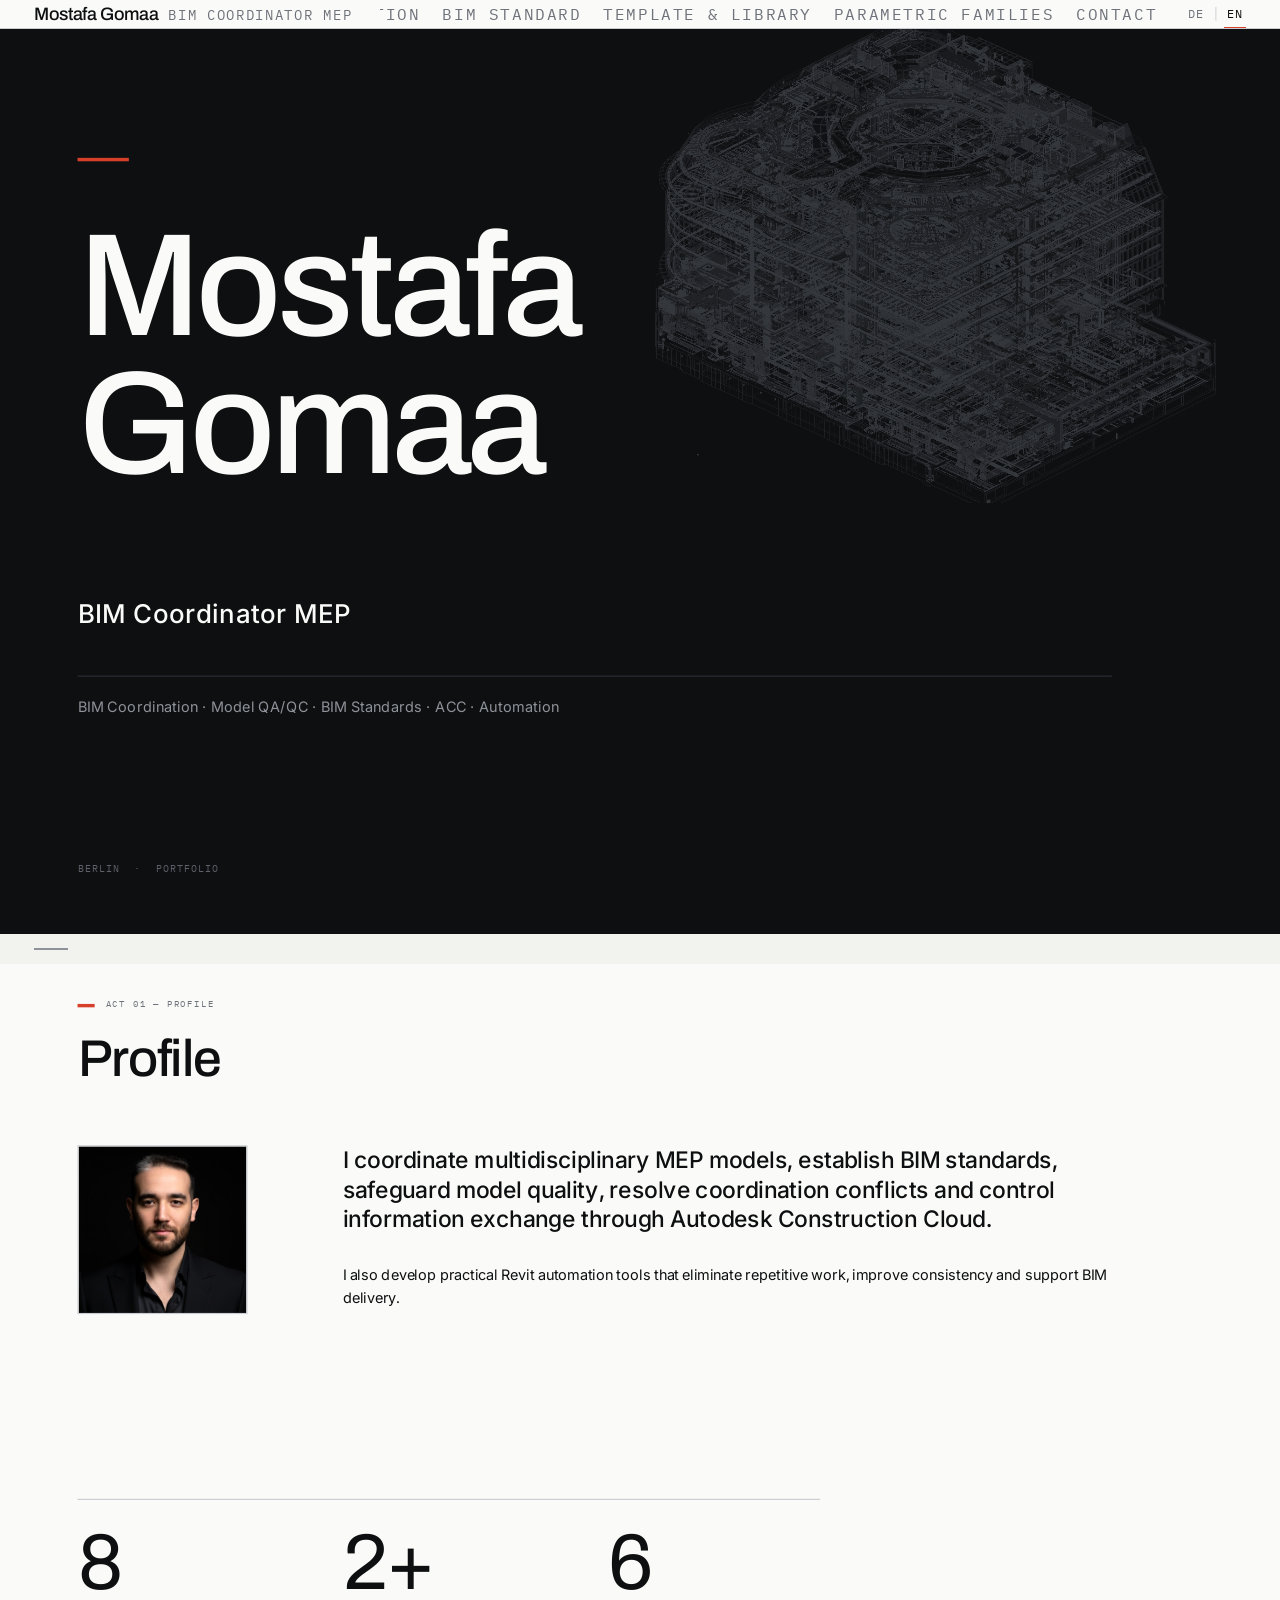
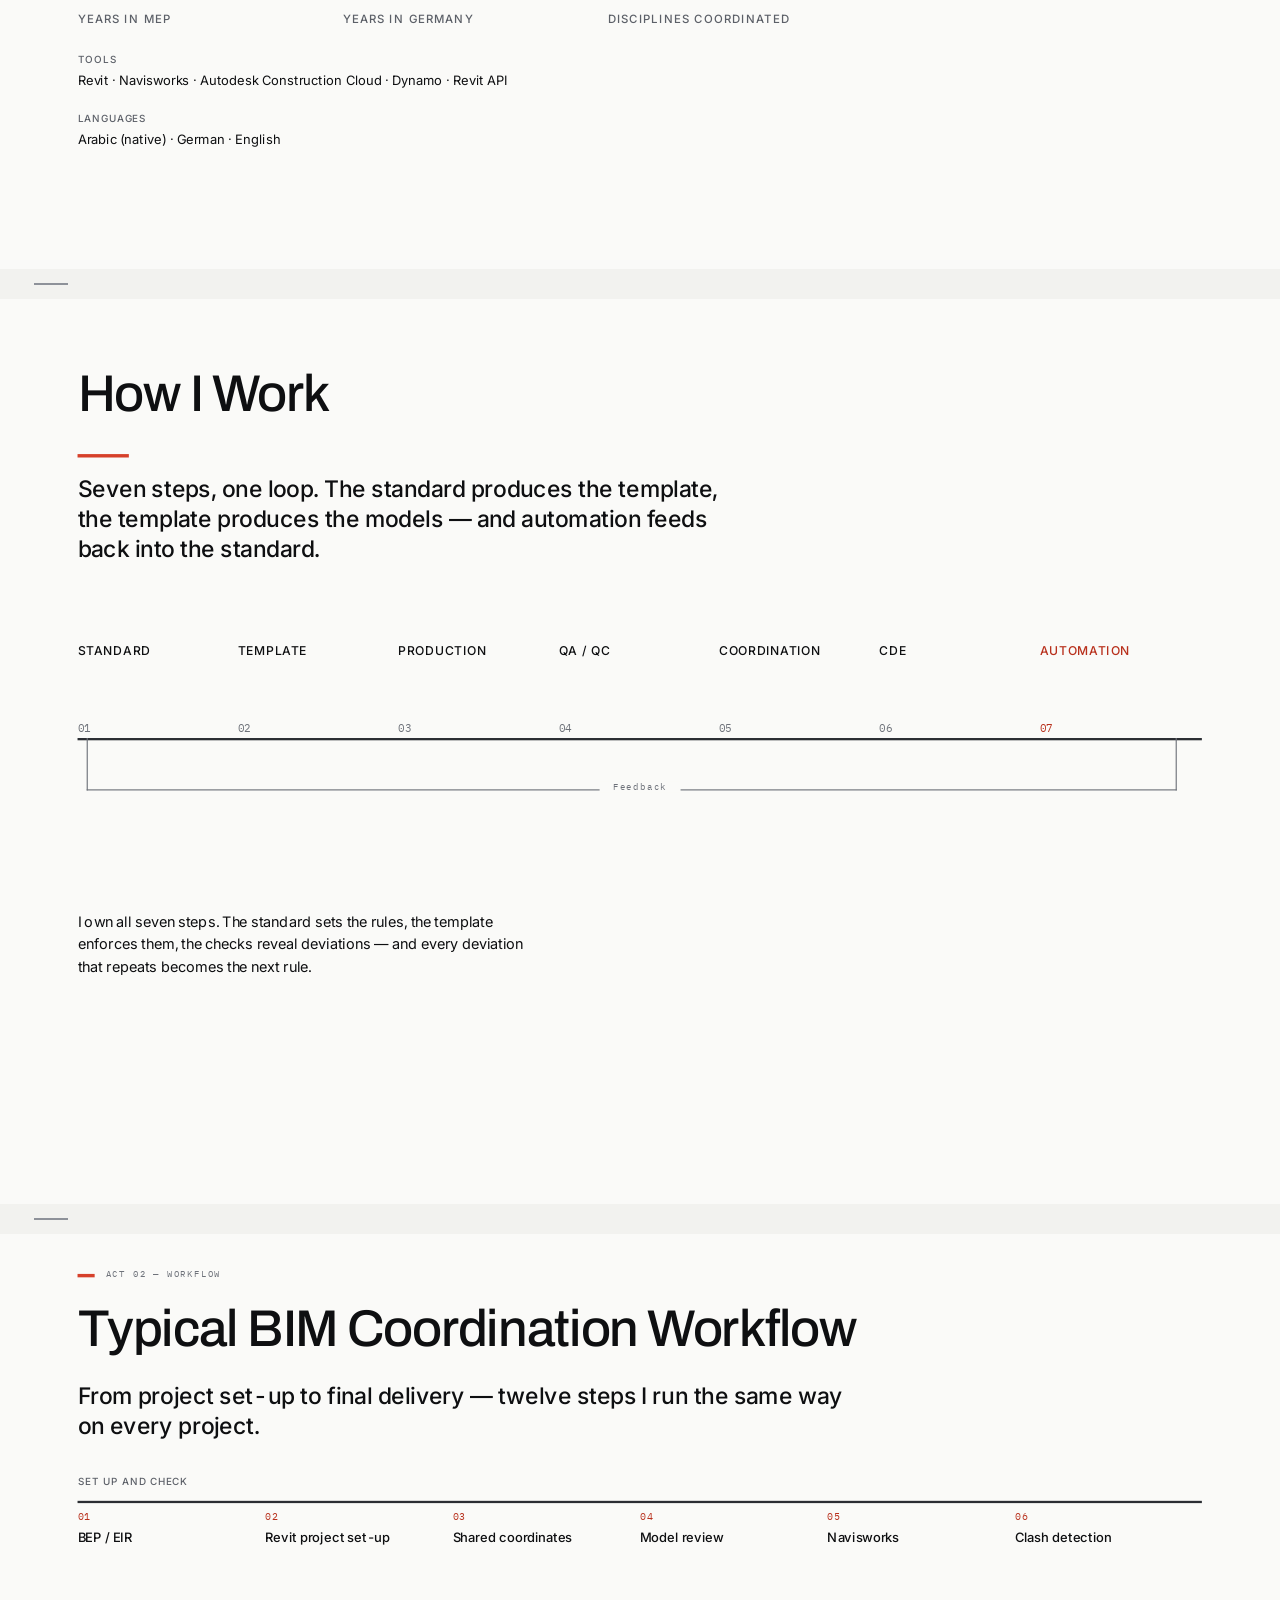
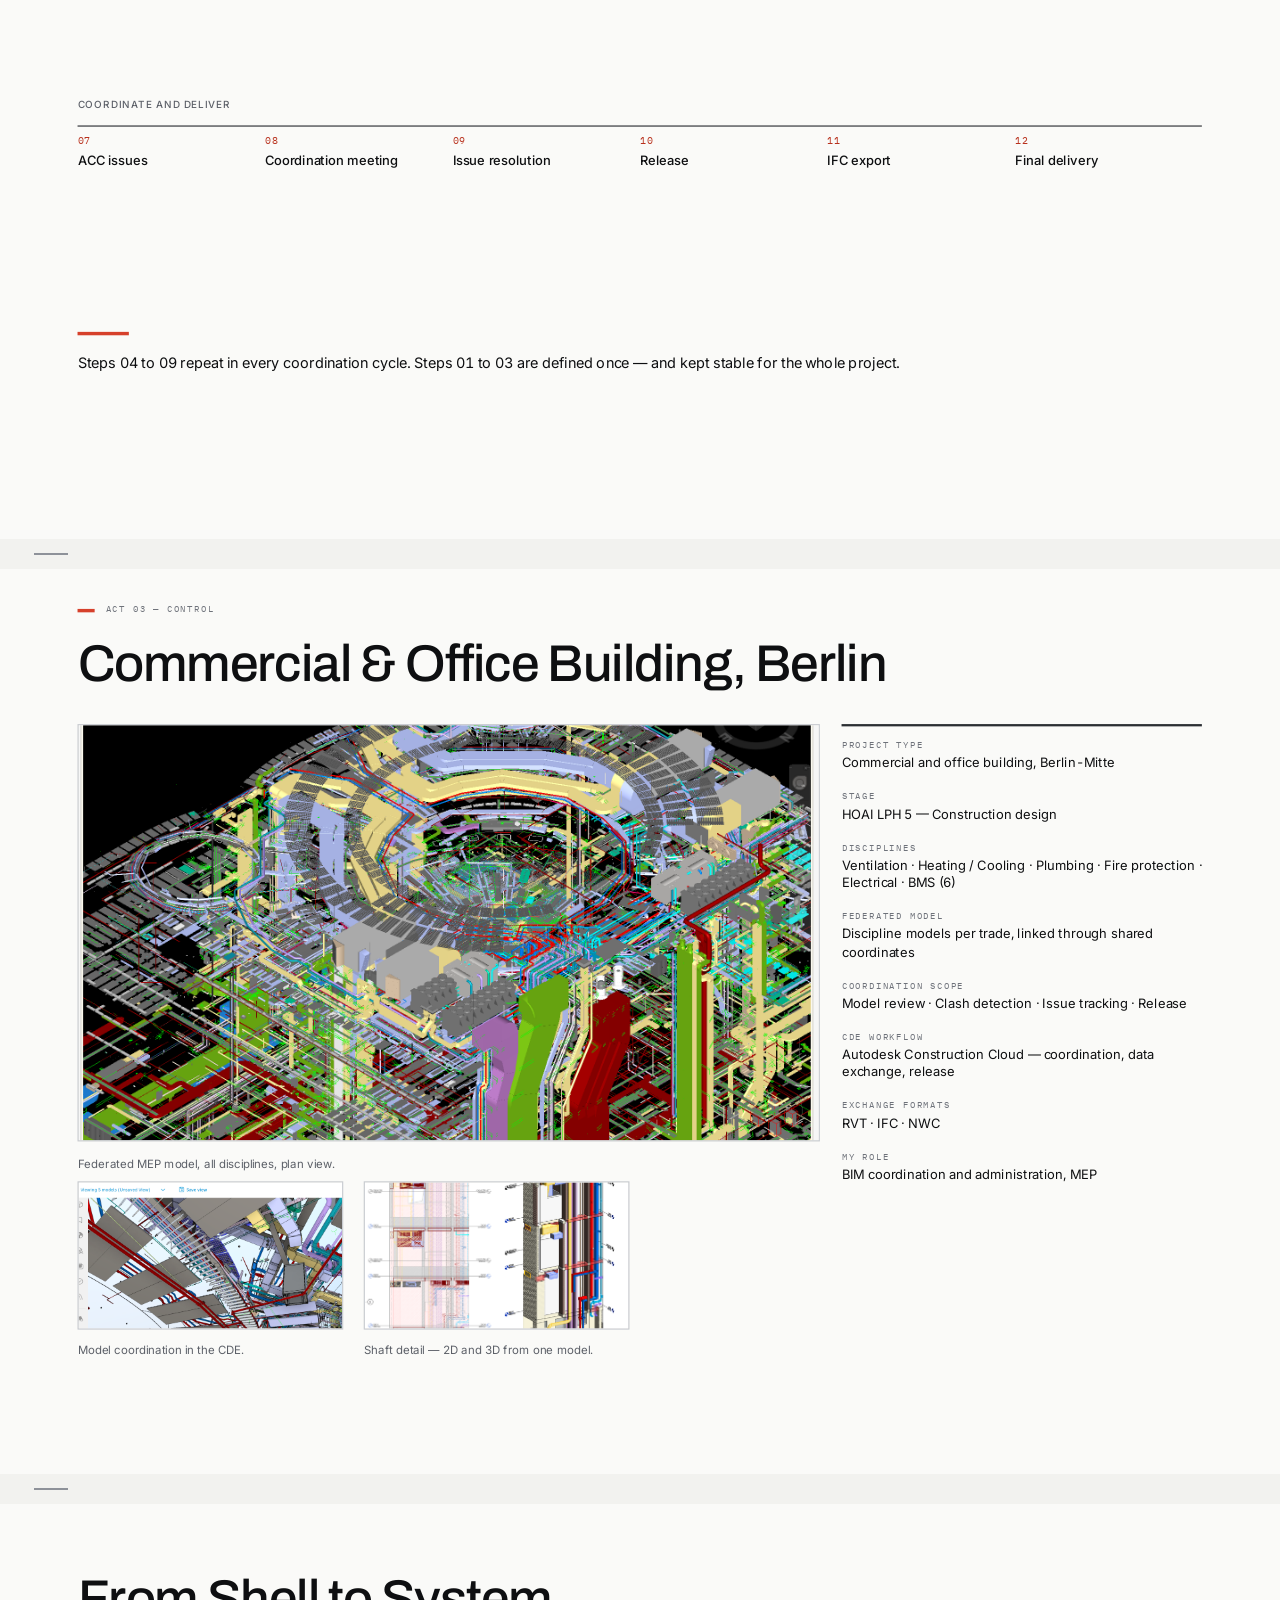
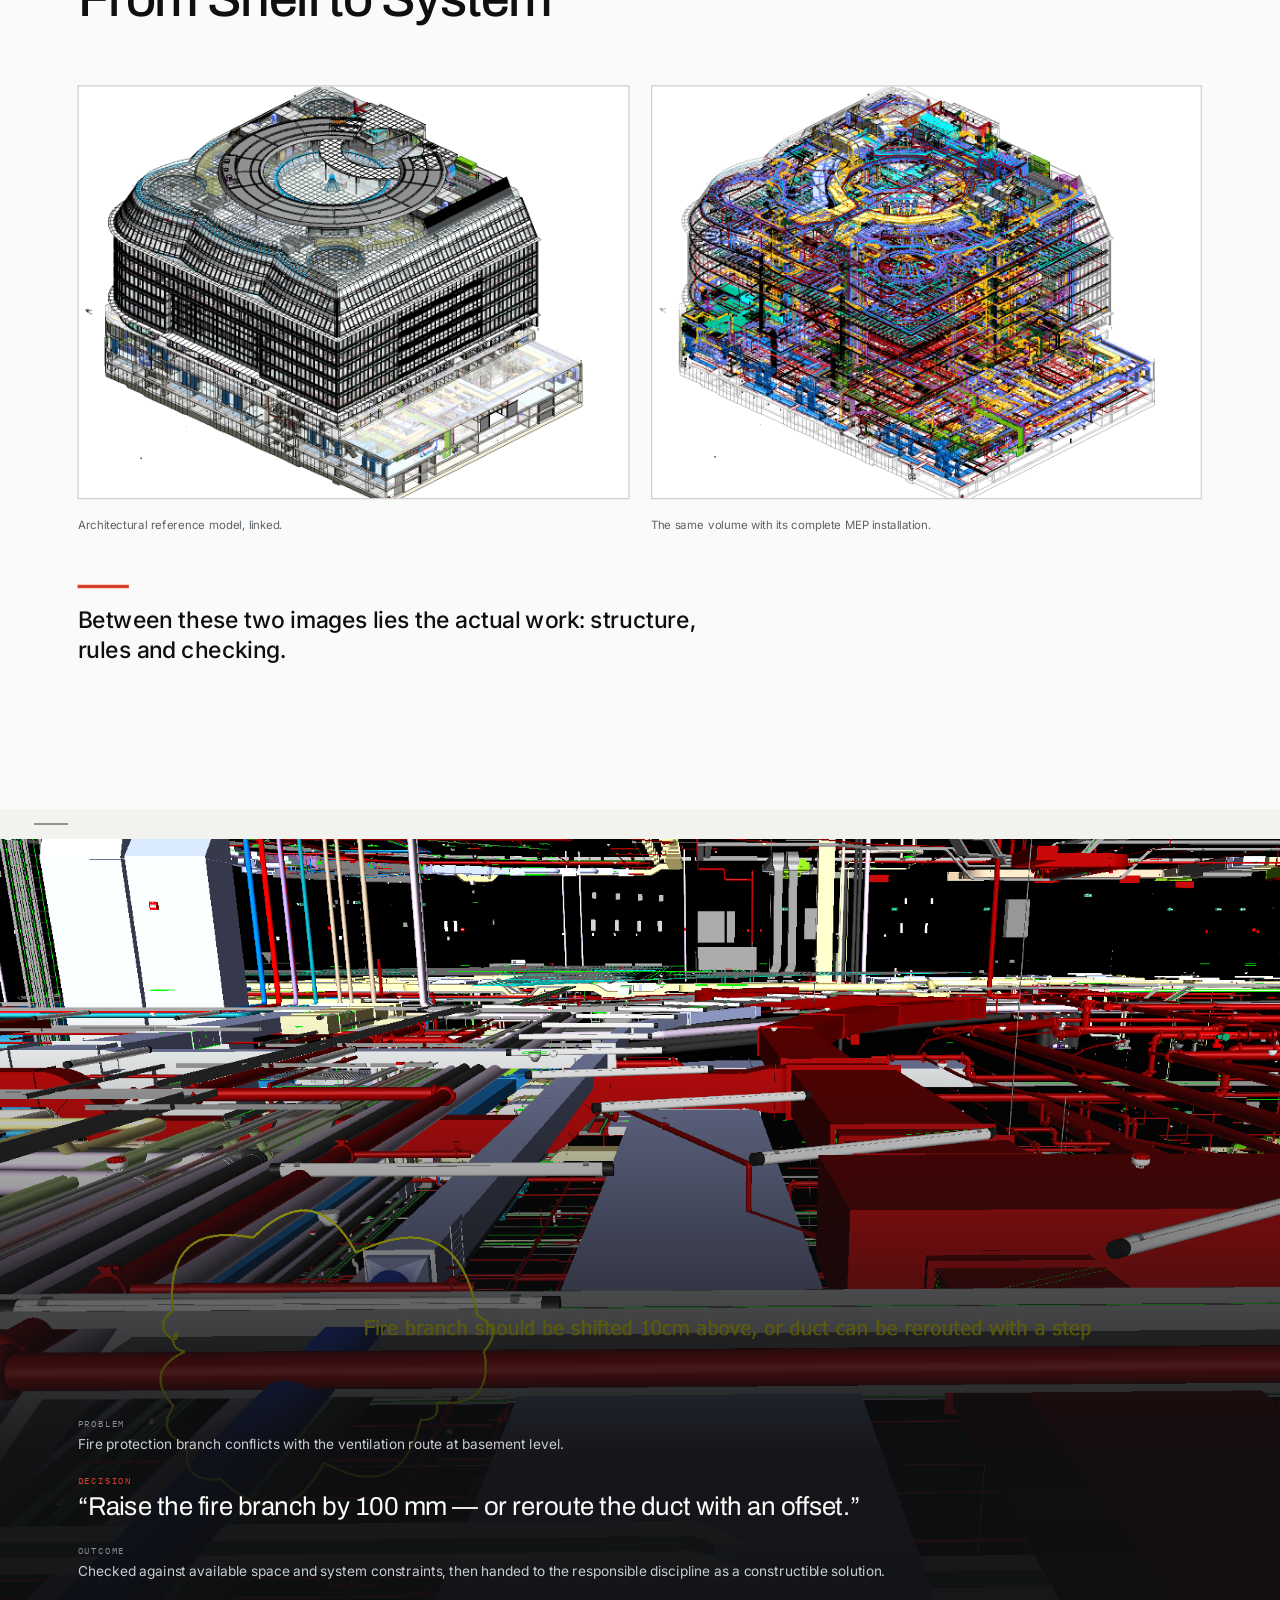
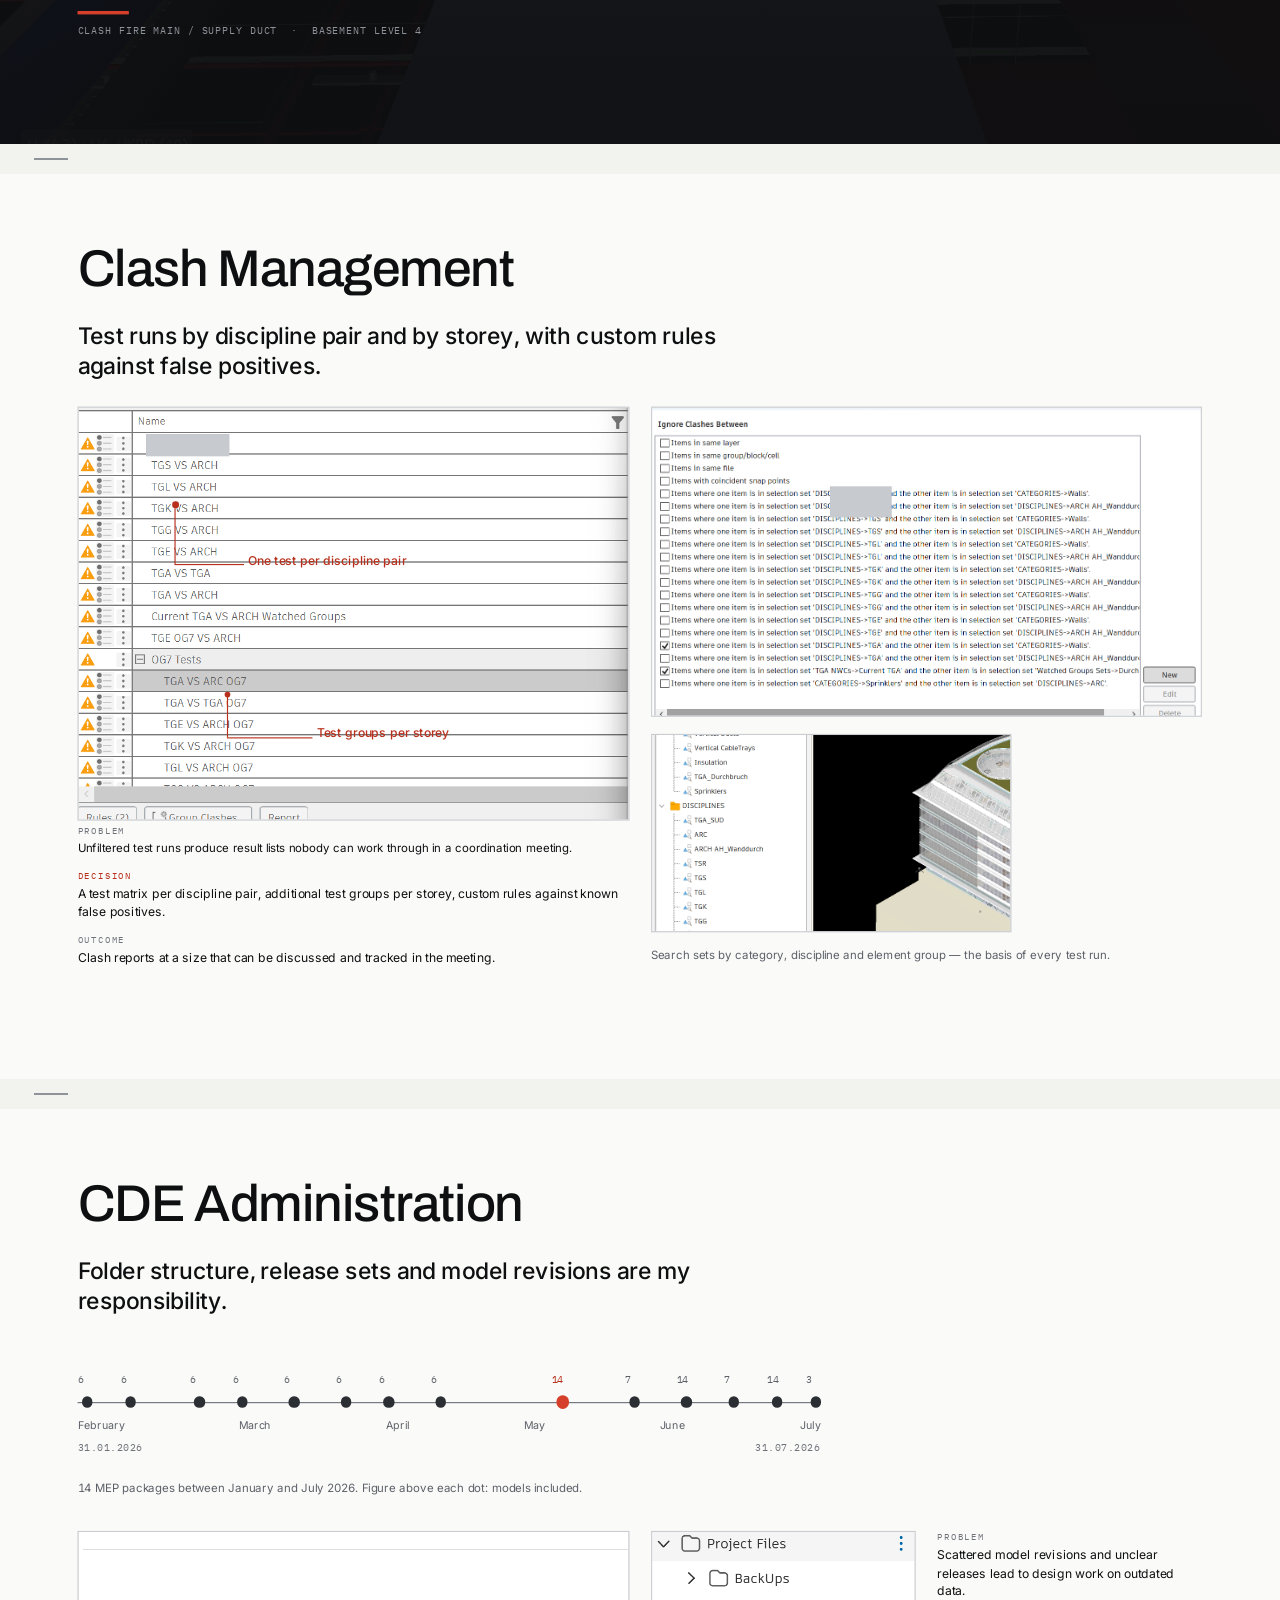
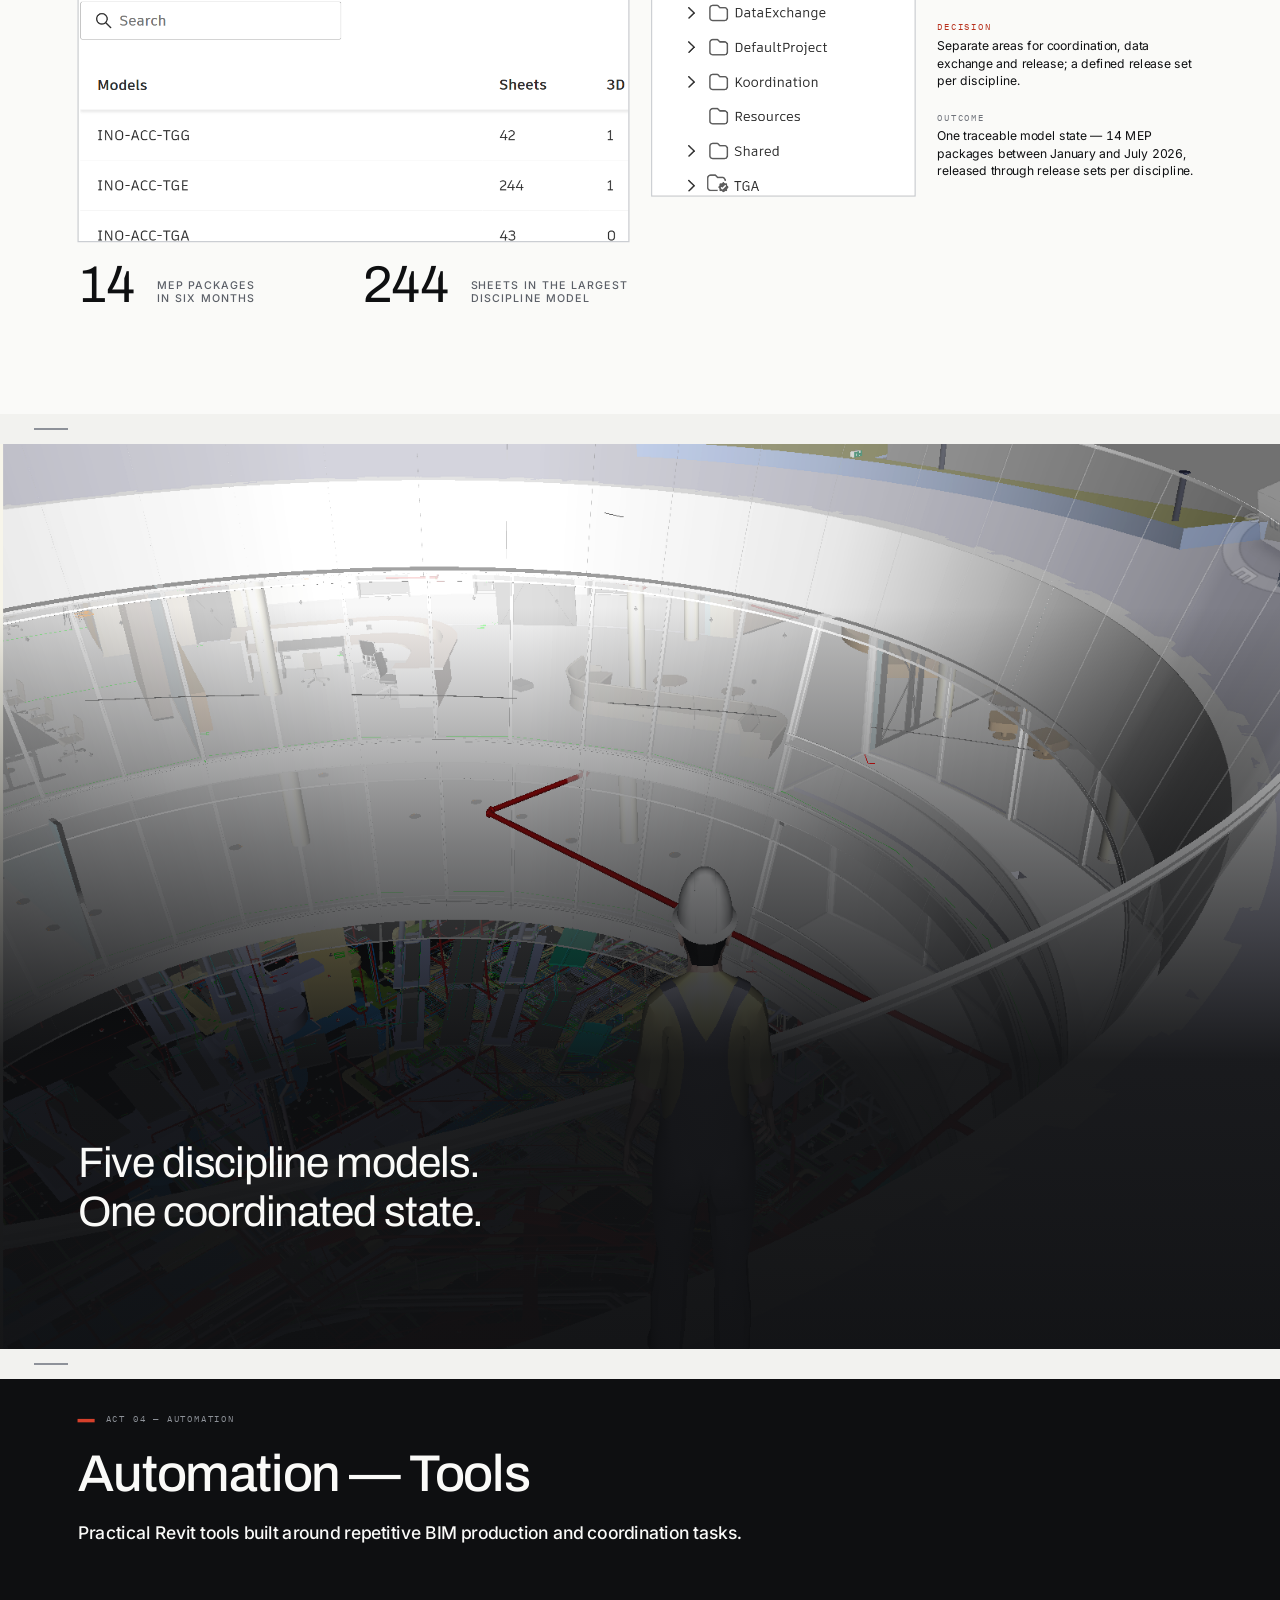
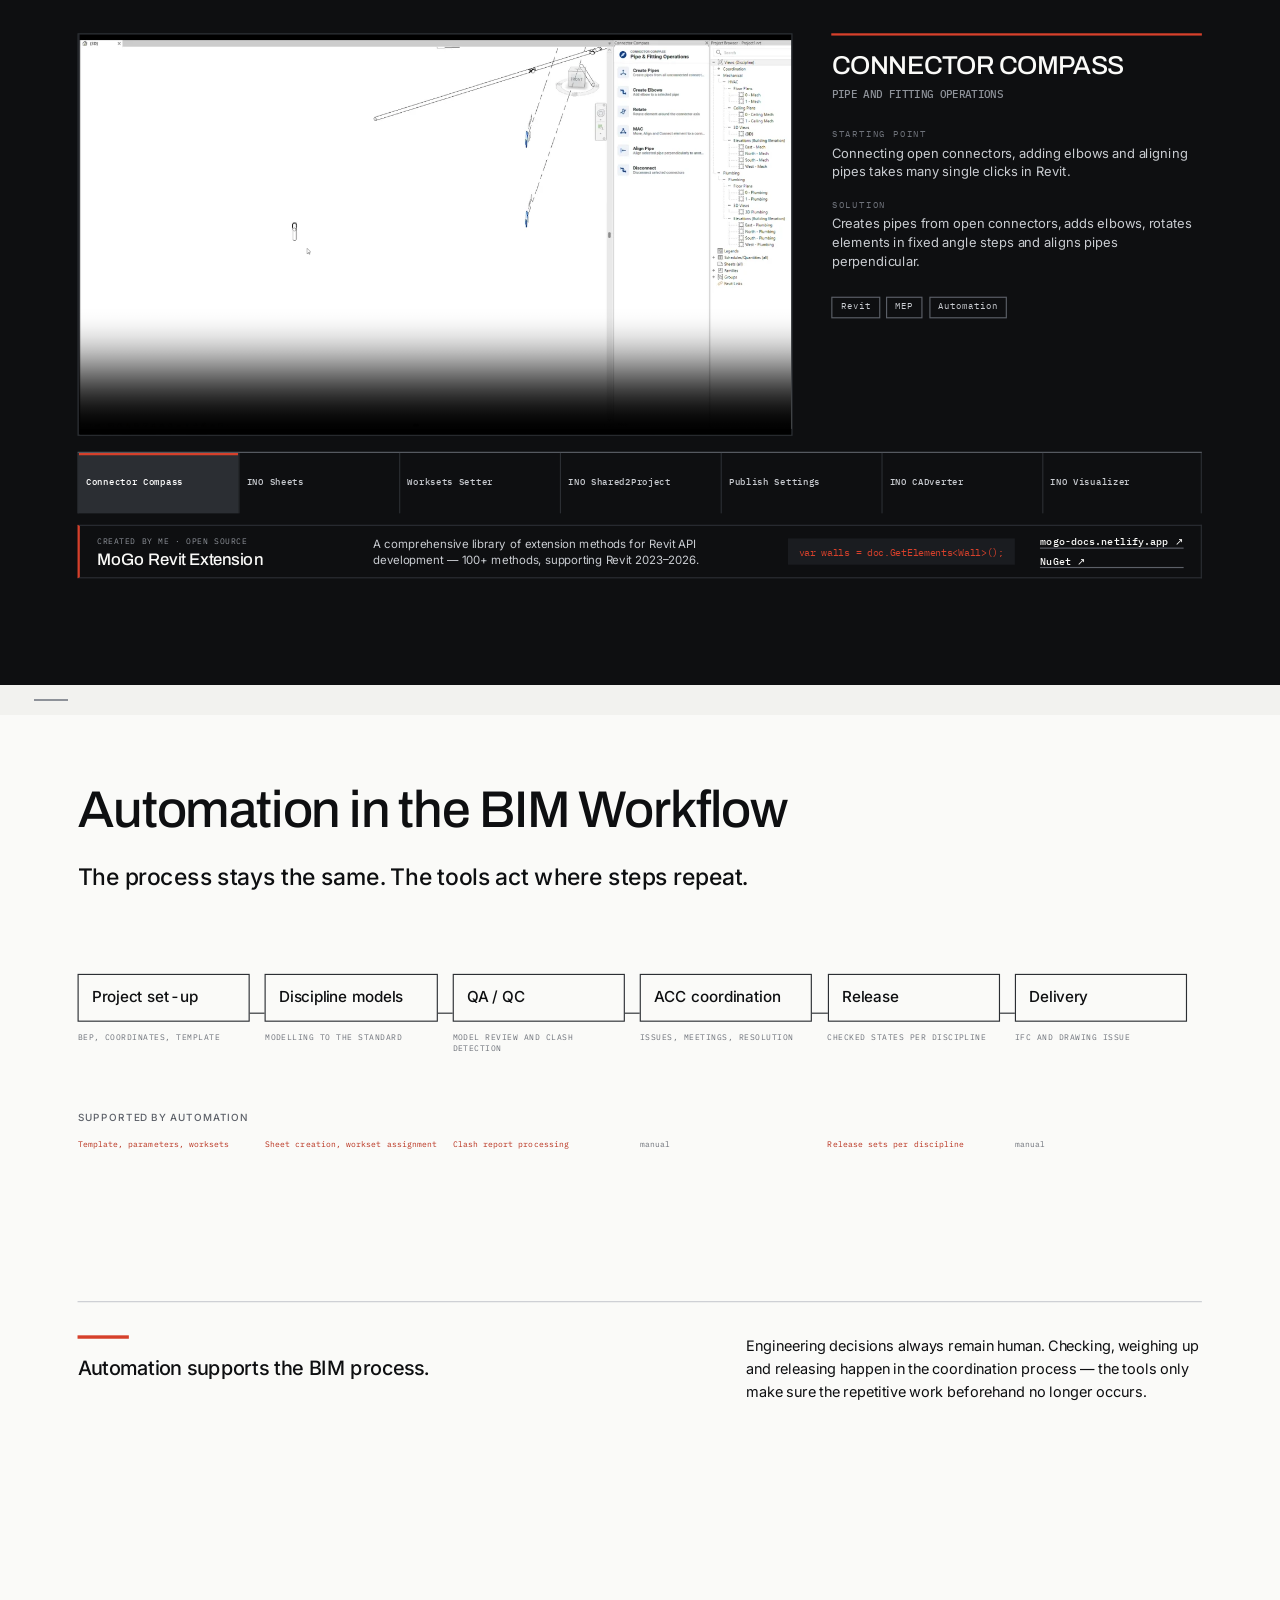
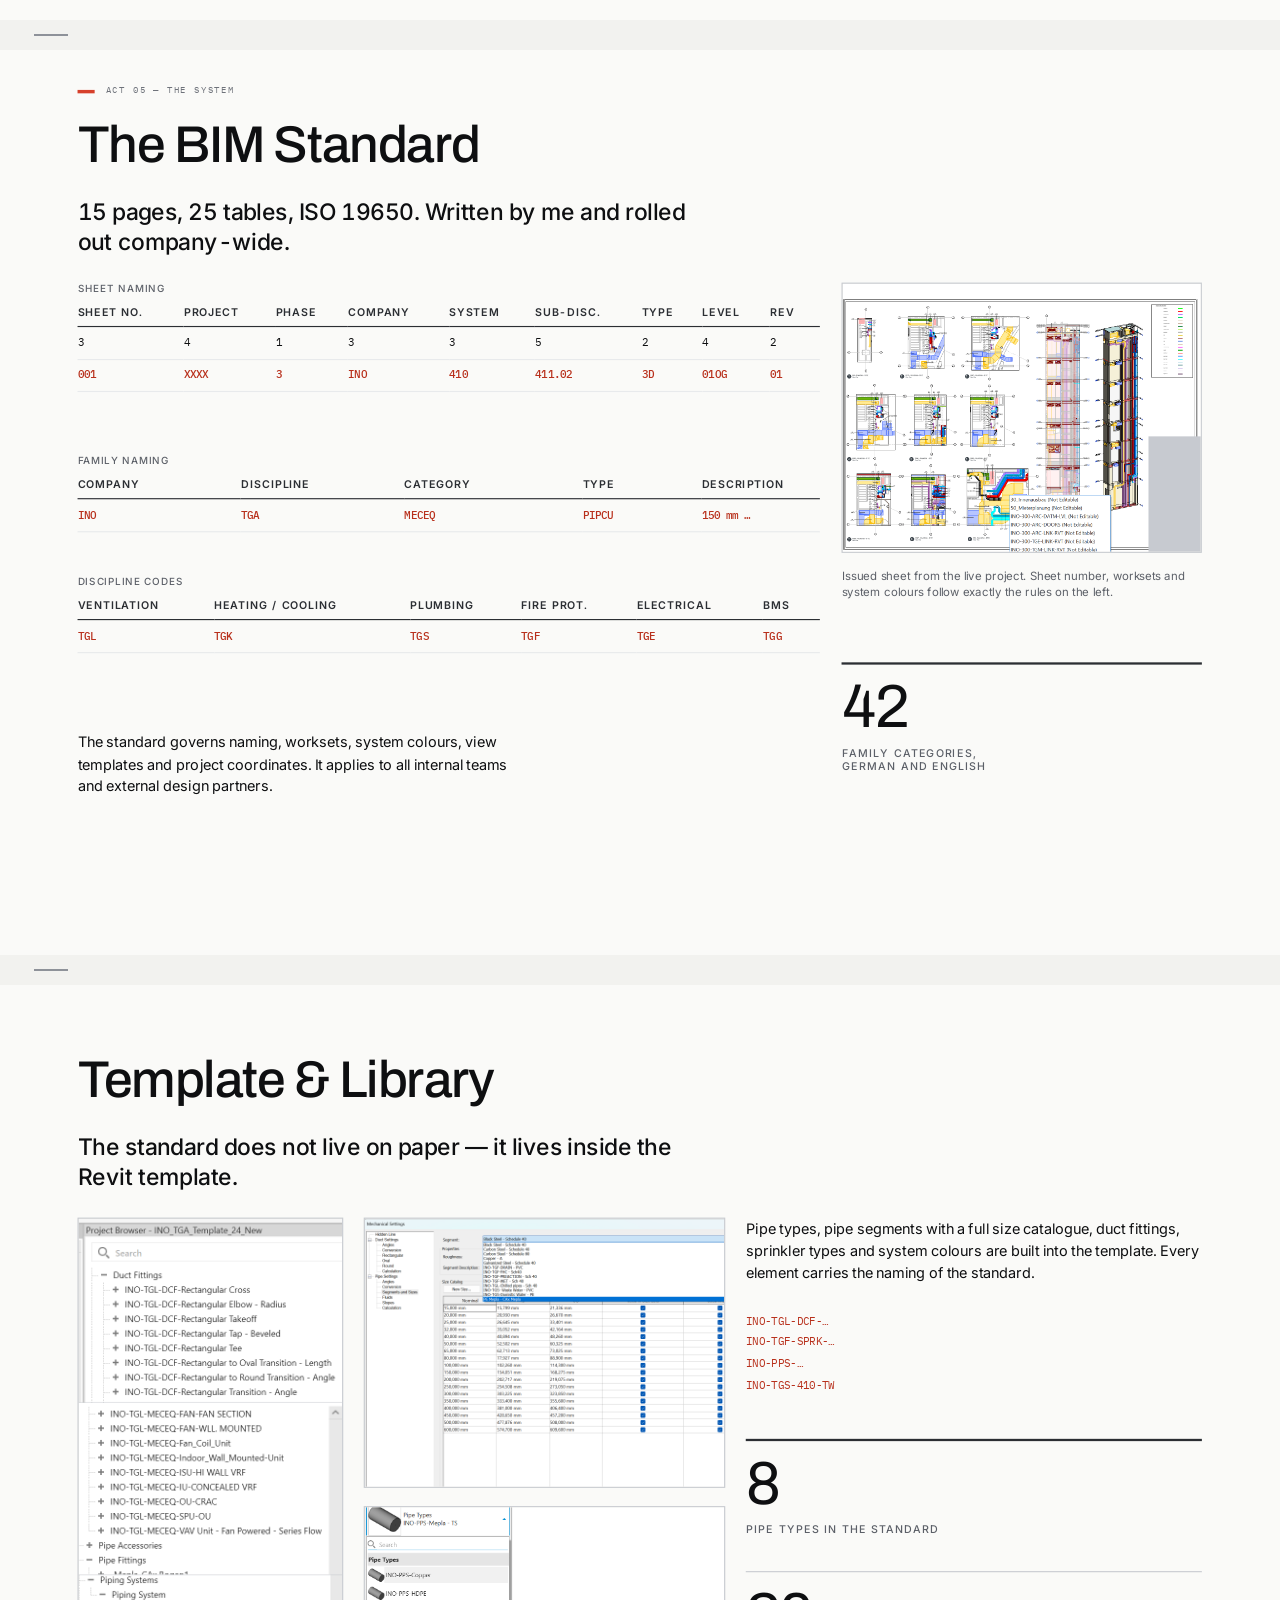
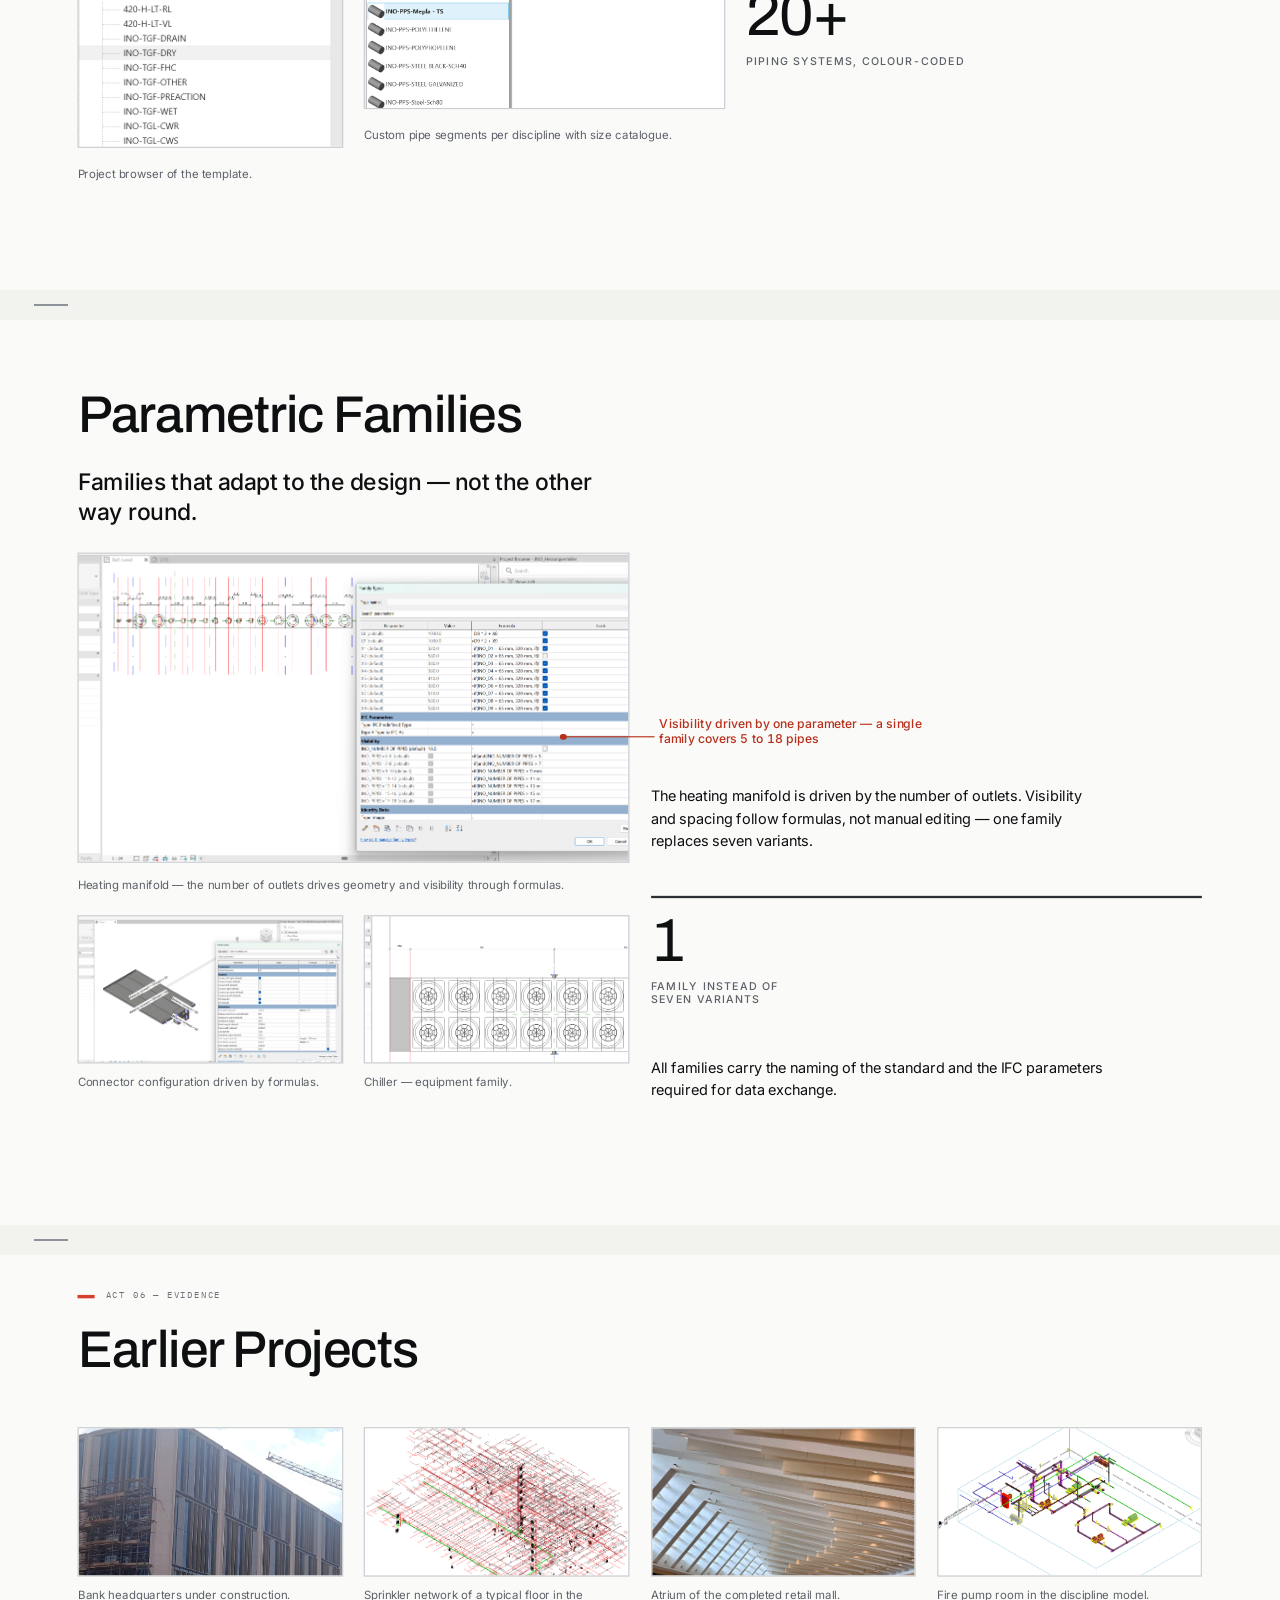
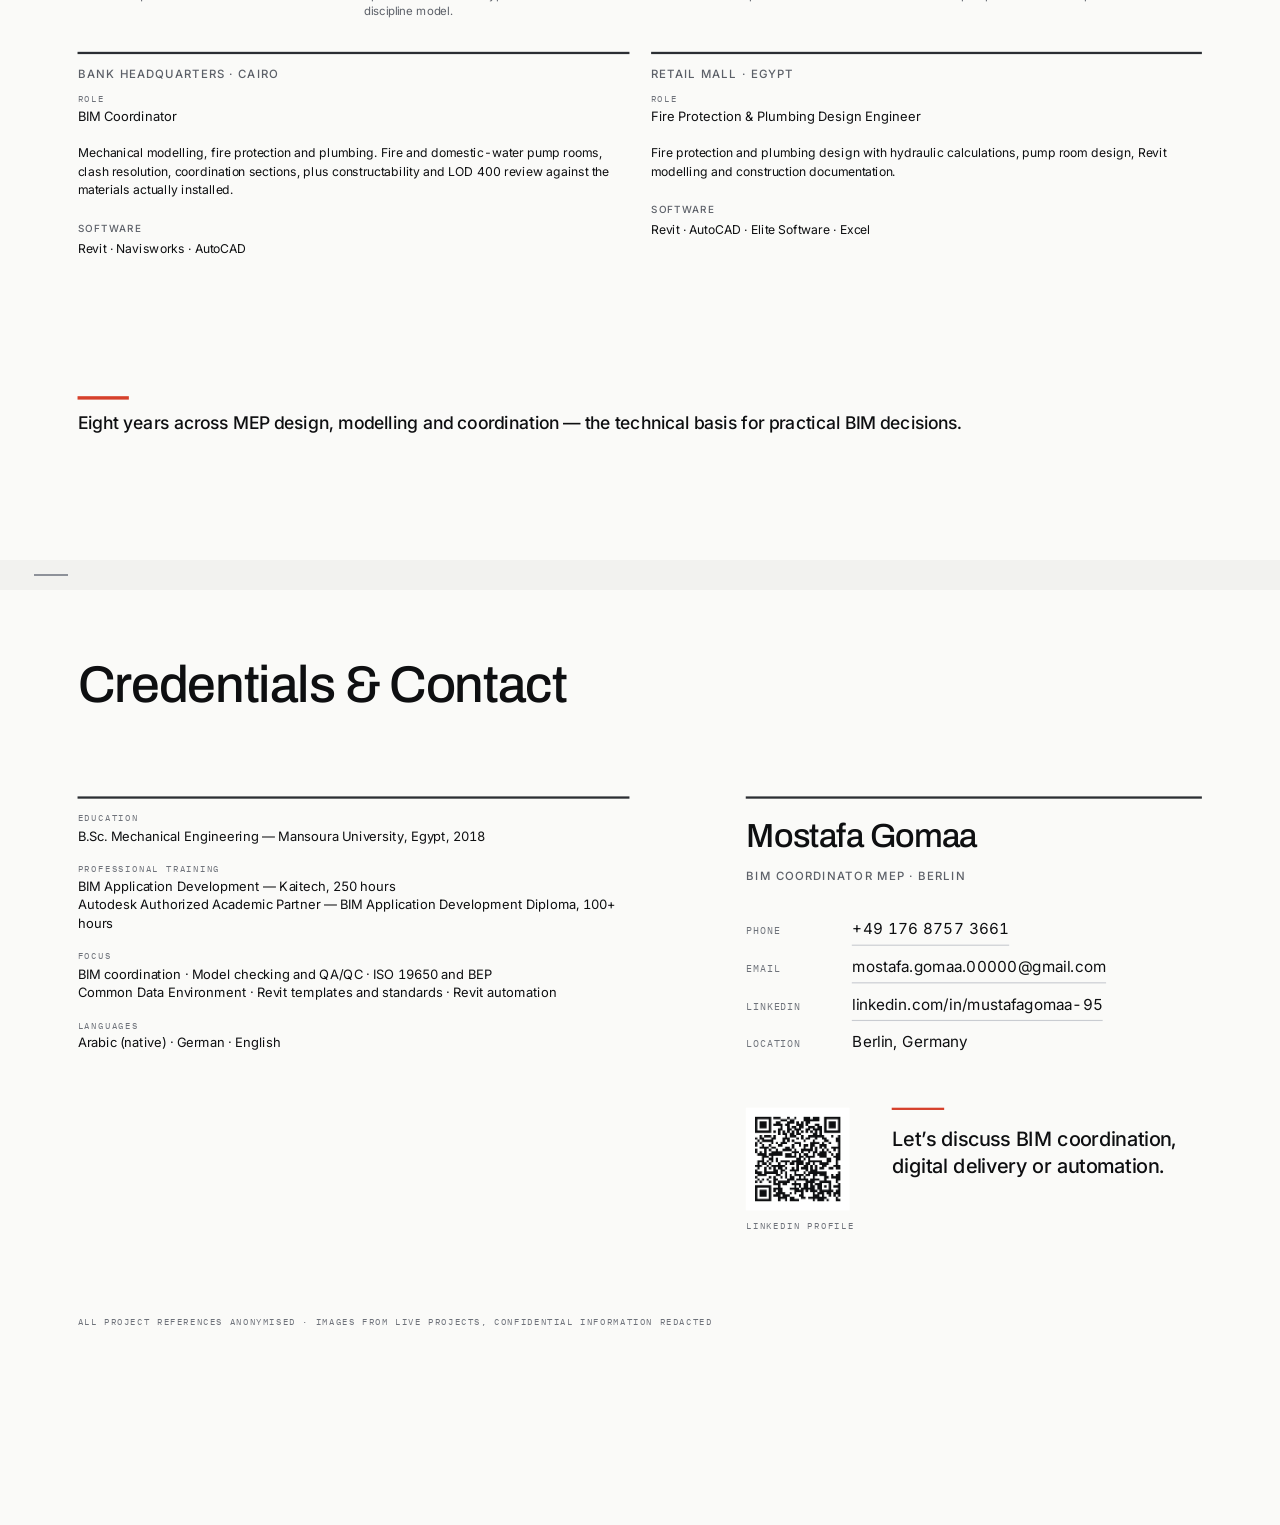
<file: index.html>
<!DOCTYPE html>
<html lang="en">
<head>
<meta charset="utf-8">
<meta name="viewport" content="width=device-width, initial-scale=1">
<title>Mostafa Gomaa | BIM Coordinator MEP | Portfolio</title>
<meta name="description" content="Portfolio of Mostafa Gomaa, BIM Coordinator MEP in Berlin. BIM coordination, model QA/QC, clash management, Autodesk Construction Cloud, BIM standards and Revit automation.">
<meta name="author" content="Mostafa Gomaa">
<meta name="theme-color" content="#0E0F11">
<link rel="canonical" href="./">
<link rel="alternate" hreflang="en" href="./?lang=en">
<link rel="alternate" hreflang="de" href="./?lang=de">
<link rel="alternate" hreflang="x-default" href="./">

<meta property="og:type" content="website">
<meta property="og:title" content="Mostafa Gomaa | BIM Coordinator MEP | Portfolio">
<meta property="og:description" content="BIM coordination, model QA/QC, BIM standards, Autodesk Construction Cloud and Revit automation. Berlin, Germany.">
<meta property="og:image" content="assets/04_gesamtmodell.png">
<meta property="og:locale" content="en_GB">
<meta property="og:locale:alternate" content="de_DE">
<meta name="twitter:card" content="summary_large_image">
<meta name="twitter:title" content="Mostafa Gomaa | BIM Coordinator MEP | Portfolio">
<meta name="twitter:description" content="BIM coordination, model QA/QC, BIM standards, Autodesk Construction Cloud and Revit automation. Berlin, Germany.">
<meta name="twitter:image" content="assets/04_gesamtmodell.png">

<link rel="icon" href="favicon.svg" type="image/svg+xml">
<link rel="apple-touch-icon" href="apple-touch-icon.png">
<link rel="manifest" href="site.webmanifest">

<link rel="preload" href="assets/fonts/archivo-latin-500-normal.woff2" as="font" type="font/woff2" crossorigin>
<link rel="preload" href="assets/fonts/inter-latin-400-normal.woff2" as="font" type="font/woff2" crossorigin>
<link rel="stylesheet" href="css/style.css?v=9">
</head>
<body>

<a class="skip" href="#profile" data-en="Skip to content">Zum Inhalt springen</a>

<div class="progress" role="presentation"><span id="progressBar"></span></div>

<header class="topbar">
  <a class="brand" href="#cover">
    <span class="brand-name">Mostafa Gomaa</span>
    <span class="brand-role" data-en="BIM Coordinator MEP">BIM-Koordinator TGA</span>
  </a>

  <nav class="mainnav" aria-label="Portfolio">
    <ul>
        <li><a href="#profile" data-en="Profile">Profil</a></li>
        <li><a href="#workflow" data-en="Workflow">Ablauf</a></li>
        <li><a href="#coordination" data-en="Coordination">Koordination</a></li>
        <li><a href="#clash" data-en="Clash Management">Kollisionsprüfung</a></li>
        <li><a href="#cde" data-en="CDE">CDE</a></li>
        <li><a href="#automation" data-en="Automation">Automatisierung</a></li>
        <li><a href="#standard" data-en="BIM Standard">BIM-Standard</a></li>
        <li><a href="#template" data-en="Template &amp; Library">Vorlage & Bibliothek</a></li>
        <li><a href="#families" data-en="Parametric Families">Familien</a></li>
        <li><a href="#contact" data-en="Contact">Kontakt</a></li>
    </ul>
  </nav>

  <div class="lang" role="group" aria-label="Sprache / Language">
    <button type="button" class="lang-btn" data-lang="de" aria-pressed="false">DE</button>
    <span class="lang-sep" aria-hidden="true">|</span>
    <button type="button" class="lang-btn" data-lang="en" aria-pressed="false">EN</button>
  </div>

  <button type="button" class="navtoggle" aria-expanded="false" aria-controls="mobilenav">
    <span class="navtoggle-bar"></span><span class="navtoggle-bar"></span>
    <span class="sr-only" data-en="Menu">Menü</span>
  </button>
</header>

<nav id="mobilenav" class="mobilenav" aria-label="Portfolio" hidden>
  <ul>
        <li><a href="#profile" data-en="Profile">Profil</a></li>
        <li><a href="#workflow" data-en="Workflow">Ablauf</a></li>
        <li><a href="#coordination" data-en="Coordination">Koordination</a></li>
        <li><a href="#clash" data-en="Clash Management">Kollisionsprüfung</a></li>
        <li><a href="#cde" data-en="CDE">CDE</a></li>
        <li><a href="#automation" data-en="Automation">Automatisierung</a></li>
        <li><a href="#standard" data-en="BIM Standard">BIM-Standard</a></li>
        <li><a href="#template" data-en="Template &amp; Library">Vorlage & Bibliothek</a></li>
        <li><a href="#families" data-en="Parametric Families">Familien</a></li>
        <li><a href="#contact" data-en="Contact">Kontakt</a></li>
  </ul>
</nav>

<main id="main">

  <section id="cover" class="sheet dark" aria-labelledby="cover-h">
    <div class="sheet-scale"><div class="sheet-page">
<div class="im" style="left:150mm;top:0;width:147mm;height:110mm;border:none;background:none">
    <img src="assets/01_titel_modell_mono.png" alt="Monochromes Drahtmodell des föderierten TGA-Gesamtmodells" data-en-alt="Monochrome wireframe of the federated MEP model">
  </div>
  <div class="ov" style="left:18mm;top:30mm;width:12mm;height:.75mm;background:#D6402B"></div>
  <div class="ov" style="left:18mm;top:44mm;width:240mm">
    <div style="font-family:var(--arc);font-weight:500;font-size:96pt;letter-spacing:-.03em;line-height:.94;color:#FAFAF8">
      Mostafa<br>Gomaa</div>
  </div>
  <div class="ov" style="left:18mm;top:132mm">
    <div style="font-family:var(--int);font-weight:500;font-size:17pt;letter-spacing:.01em;color:#FAFAF8">
      <span data-en="BIM Coordinator MEP">BIM-Koordinator TGA</span></div>
  </div>
  <div class="ov" style="left:18mm;top:150mm;width:240mm;border-top:.25mm solid #2B2E33;padding-top:5mm">
    <div style="font-family:var(--int);font-weight:400;font-size:9.5pt;letter-spacing:.02em;color:#8E9299">
      <span data-en="BIM Coordination · Model QA/QC · BIM Standards · ACC · Automation">BIM-Koordination · Modell-QA/QC · BIM-Standards · ACC · Automatisierung</span></div>
  </div>
  <div class="ov" style="left:18mm;bottom:14mm">
    <div style="font-family:var(--mono);font-size:6.5pt;letter-spacing:.14em;text-transform:uppercase;color:#5C6068">
      Berlin &nbsp;·&nbsp; Portfolio</div>
  </div>
    </div></div>
  </section>

  <section id="profile" class="sheet" aria-labelledby="profile-h">
    <div class="sheet-scale"><div class="sheet-page">
<div class="la">
    <div class="akt" style="position:absolute;top:-8mm;left:0"><i></i><span data-en="Act 01 — Profile">Akt 01 — Profil</span></div>
    <h1 style="position:absolute;top:0;left:0"><span data-en="Profile">Profil</span></h1>

    <div class="im" style="left:0;top:26mm;width:39.34mm;height:39.34mm">
      <img src="assets/02_portrait.jpg" alt="Porträt von Mostafa Gomaa" data-en-alt="Portrait of Mostafa Gomaa">
    </div>

    <div class="ov" style="left:61.51mm;top:26mm;width:199.49mm">
      <div class="h2" style="max-width:180mm"><span data-en="I coordinate multidisciplinary MEP models, establish BIM standards, safeguard model quality, resolve coordination conflicts and control information exchange through Autodesk Construction Cloud.">Ich koordiniere multidisziplinäre TGA-Modelle, entwickle BIM-Standards, sichere die Modellqualität, löse Koordinationskonflikte und steuere den Informationsaustausch über Autodesk Construction Cloud.</span></div>
      <div class="bd" style="margin-top:7mm;max-width:180mm"><span data-en="I also develop practical Revit automation tools that eliminate repetitive work, improve consistency and support BIM delivery.">Zusätzlich entwickle ich praxisnahe Revit-Automatisierungswerkzeuge, die wiederkehrende Arbeit beseitigen, die Konsistenz erhöhen und die BIM-Abwicklung unterstützen.</span></div>
    </div>

    <div class="ov" style="left:0;top:108mm;width:172.36mm;border-top:.25mm solid var(--g20)"></div>
    <div class="ov" style="left:0;top:114mm"><div class="kpi">8</div><div class="lab" style="margin-top:2mm"><span data-en="Years in MEP">Jahre TGA-Erfahrung</span></div></div>
    <div class="ov" style="left:61.51mm;top:114mm"><div class="kpi">2+</div><div class="lab" style="margin-top:2mm"><span data-en="Years in Germany">Jahre in Deutschland</span></div></div>
    <div class="ov" style="left:123.02mm;top:114mm"><div class="kpi">6</div><div class="lab" style="margin-top:2mm"><span data-en="Disciplines coordinated">Gewerke koordiniert</span></div></div>

    <div class="ov" style="left:0;top:144mm">
      <div class="lab" style="font-size:6.5pt"><span data-en="Tools">Werkzeuge</span></div>
      <div class="bd" style="font-size:8.5pt;margin-top:1.5mm;max-width:200mm">Revit · Navisworks · Autodesk Construction Cloud · Dynamo · Revit API</div>
      <div class="lab" style="font-size:6.5pt;margin-top:5mm"><span data-en="Languages">Sprachen</span></div>
      <div class="bd" style="font-size:8.5pt;margin-top:1.5mm"><span data-en="Arabic (native) · German · English">Arabisch (Muttersprache) · Deutsch · Englisch</span></div>
    </div>
  </div>
  <div class="sf">
    <div><div class="k">Name</div><div class="v">Mostafa Gomaa</div></div>
    <div><div class="k"><span data-en="Discipline">Fachbereich</span></div><div class="v"><span data-en="BIM Coordinator MEP">BIM-Koordinator TGA</span></div></div>
    <div><div class="k"><span data-en="Location">Ort</span></div><div class="v">Berlin</div></div>
    <div class="r"><div class="k"><span data-en="Sheet">Blatt</span></div><div class="v">02 / 17</div></div>
  </div>
    </div></div>
  </section>

  <section id="approach" class="sheet" aria-labelledby="approach-h">
    <div class="sheet-scale"><div class="sheet-page">
<div class="la">
    <h1 style="position:absolute;top:0;left:0"><span data-en="How I Work">Arbeitsweise</span></h1>
    <div class="ov" style="left:0;top:20mm">
      <div class="srule"></div>
      <div class="h2" style="margin-top:4mm;max-width:150mm"><span data-en="Seven steps, one loop. The standard produces the template, the template produces the models — and automation feeds back into the standard.">Sieben Schritte, eine Schleife. Der Standard erzeugt die Vorlage, die Vorlage erzeugt die Modelle — und die Automatisierung führt zurück in den Standard.</span></div>
    </div>

    <div class="ov" style="left:0;top:64mm;width:100%">
      <div class="flow">
        <div class="fax"></div>
        <div class="fnode" style="left:0"><div class="nm">Standard</div><div class="tlab"></div><div class="nn">01</div></div>
        <div class="fnode" style="left:37.2mm"><div class="nm"><span data-en="Template">Vorlage</span></div><div class="tlab"></div><div class="nn">02</div></div>
        <div class="fnode" style="left:74.4mm"><div class="nm"><span data-en="Production">Produktion</span></div><div class="tlab"></div><div class="nn">03</div></div>
        <div class="fnode" style="left:111.6mm"><div class="nm">QA / QC</div><div class="tlab"></div><div class="nn">04</div></div>
        <div class="fnode" style="left:148.8mm"><div class="nm"><span data-en="Coordi­nation">Koordination</span></div><div class="tlab"></div><div class="nn">05</div></div>
        <div class="fnode" style="left:186mm"><div class="nm">CDE</div><div class="tlab"></div><div class="nn">06</div></div>
        <div class="fnode sg" style="left:223.2mm"><div class="nm"><span data-en="Automa­tion">Automatisierung</span></div><div class="tlab"></div><div class="nn">07</div></div>
        <div class="fret"></div>
        <div class="fretl"><span data-en="Feedback">Rücklauf</span></div>
      </div>
    </div>

    <div class="ov" style="left:0;top:126mm">
      <div class="bd"><span data-en="I own all seven steps. The standard sets the rules, the template enforces them, the checks reveal deviations — and every deviation that repeats becomes the next rule.">Ich verantworte alle sieben Schritte. Der Standard legt die Regeln fest, die Vorlage setzt sie durch, die Prüfung deckt Abweichungen auf — und jede Abweichung, die sich wiederholt, wird zur nächsten Regel.</span></div>
    </div>
  </div>
  <div class="sf">
    <div><div class="k">Name</div><div class="v">Mostafa Gomaa</div></div>
    <div><div class="k"><span data-en="Discipline">Fachbereich</span></div><div class="v"><span data-en="BIM Coordinator MEP">BIM-Koordinator TGA</span></div></div>
    <div><div class="k"><span data-en="Location">Ort</span></div><div class="v">Berlin</div></div>
    <div class="r"><div class="k"><span data-en="Sheet">Blatt</span></div><div class="v">03 / 17</div></div>
  </div>
    </div></div>
  </section>

  <section id="workflow" class="sheet" aria-labelledby="workflow-h">
    <div class="sheet-scale"><div class="sheet-page">
<div class="la">
    <div class="akt" style="position:absolute;top:-8mm;left:0"><i></i><span data-en="Act 02 — Workflow">Akt 02 — Ablauf</span></div>
    <h1 style="position:absolute;top:0;left:0"><span data-en="Typical BIM Coordination Workflow">Typischer BIM-Koordinationsablauf</span></h1>
    <div class="ov" style="left:0;top:18mm"><div class="h2" style="max-width:180mm"><span data-en="From project set-up to final delivery — twelve steps I run the same way on every project.">Vom Projektaufsatz bis zur Übergabe — zwölf Schritte, die ich in jedem Projekt gleich führe.</span></div></div>

    <div class="ov" style="left:0;top:40mm;width:261mm">
      <div class="lab" style="font-size:6.5pt"><span data-en="Set up and check">Aufsetzen und Prüfen</span></div>
    </div>
    <div class="ov" style="left:0;top:46mm;width:261mm;height:.4mm;background:var(--g80)"></div>
      <div class="wn" style="left:0mm;top:48mm"><div class="wnum">01</div><div class="wtx"><span data-en="BEP / EIR">BAP / AIA</span></div></div>
      <div class="wn" style="left:43.5mm;top:48mm"><div class="wnum">02</div><div class="wtx"><span data-en="Revit project set-up">Revit-Projektaufbau</span></div></div>
      <div class="wn" style="left:87mm;top:48mm"><div class="wnum">03</div><div class="wtx"><span data-en="Shared coordinates">Gemeinsame Koordinaten</span></div></div>
      <div class="wn" style="left:130.5mm;top:48mm"><div class="wnum">04</div><div class="wtx"><span data-en="Model review">Modellprüfung</span></div></div>
      <div class="wn" style="left:174mm;top:48mm"><div class="wnum">05</div><div class="wtx">Navisworks</div></div>
      <div class="wn" style="left:217.5mm;top:48mm"><div class="wnum">06</div><div class="wtx"><span data-en="Clash detection">Kollisionsprüfung</span></div></div>

    <div class="ov" style="left:0;top:92mm;width:261mm">
      <div class="lab" style="font-size:6.5pt"><span data-en="Coordinate and deliver">Koordinieren und Liefern</span></div>
    </div>
    <div class="ov" style="left:0;top:98mm;width:261mm;height:.4mm;background:var(--g80)"></div>
      <div class="wn" style="left:0mm;top:100mm"><div class="wnum">07</div><div class="wtx"><span data-en="ACC issues">ACC-Issues</span></div></div>
      <div class="wn" style="left:43.5mm;top:100mm"><div class="wnum">08</div><div class="wtx"><span data-en="Coordination meeting">Koordinationstermin</span></div></div>
      <div class="wn" style="left:87mm;top:100mm"><div class="wnum">09</div><div class="wtx"><span data-en="Issue resolution">Konfliktklärung</span></div></div>
      <div class="wn" style="left:130.5mm;top:100mm"><div class="wnum">10</div><div class="wtx"><span data-en="Release">Freigabe</span></div></div>
      <div class="wn" style="left:174mm;top:100mm"><div class="wnum">11</div><div class="wtx"><span data-en="IFC export">IFC-Export</span></div></div>
      <div class="wn" style="left:217.5mm;top:100mm"><div class="wnum">12</div><div class="wtx"><span data-en="Final delivery">Übergabe</span></div></div>

    <div class="ov" style="left:0;top:146mm"><div class="srule"></div>
      <div class="bd" style="margin-top:4mm;max-width:200mm"><span data-en="Steps 04 to 09 repeat in every coordination cycle. Steps 01 to 03 are defined once — and kept stable for the whole project.">Die Schritte 04 bis 09 wiederholen sich in jedem Koordinationszyklus. Schritt 01 bis 03 lege ich einmal fest — und halte sie über die gesamte Projektlaufzeit stabil.</span></div></div>
  </div>
  <div class="sf">
    <div><div class="k">Name</div><div class="v">Mostafa Gomaa</div></div>
    <div><div class="k"><span data-en="Discipline">Fachbereich</span></div><div class="v"><span data-en="BIM Coordinator MEP">BIM-Koordinator TGA</span></div></div>
    <div><div class="k"><span data-en="Location">Ort</span></div><div class="v">Berlin</div></div>
    <div class="r"><div class="k"><span data-en="Sheet">Blatt</span></div><div class="v">04 / 17</div></div>
  </div>
    </div></div>
  </section>

  <section id="project" class="sheet" aria-labelledby="project-h">
    <div class="sheet-scale"><div class="sheet-page">
<div class="la">
    <div class="akt" style="position:absolute;top:-8mm;left:0"><i></i><span data-en="Act 03 — Control">Akt 03 — Kontrolle</span></div>
    <h1 style="position:absolute;top:0;left:0"><span data-en="Commercial &amp; Office Building, Berlin">Geschäfts- und Bürogebäude, Berlin</span></h1>

    <div class="im" style="left:0;top:20mm;width:172.36mm;height:96.95mm">
      <img src="assets/04_gesamtmodell.png" alt="Föderiertes TGA-Gesamtmodell aller Gewerke in der Draufsicht" data-en-alt="Federated MEP model of all disciplines, plan view" loading="lazy" decoding="async"></div>
    <div class="cap" style="position:absolute;left:0;top:120mm;width:172.36mm"><span data-en="Federated MEP model, all disciplines, plan view.">Föderiertes TGA-Gesamtmodell aller Gewerke, Draufsicht.</span></div>

    <div class="im" style="left:0;top:126mm;width:61.51mm;height:34.6mm">
      <img src="assets/05_koordination_acc.png" alt="Modellkoordination in der Common Data Environment" data-en-alt="Model coordination in the Common Data Environment" loading="lazy" decoding="async"></div>
    <div class="im" style="left:66.47mm;top:126mm;width:61.51mm;height:34.6mm">
      <img src="assets/04_schachtdetail_169.png" alt="Schachtdetail als 2D-Plan und 3D-Schnitt" data-en-alt="Shaft detail as 2D drawing and 3D section" loading="lazy" decoding="async"></div>
    <div class="cap" style="position:absolute;left:0;top:163mm;width:61.51mm"><span data-en="Model coordination in the CDE.">Modellkoordination in der CDE.</span></div>
    <div class="cap" style="position:absolute;left:66.47mm;top:163mm;width:61.51mm"><span data-en="Shaft detail — 2D and 3D from one model.">Schachtdetail — 2D und 3D aus einem Modell.</span></div>

    <div class="ov" style="left:177.32mm;top:20mm;width:83.68mm">
      <dl class="fk">
        <dt><span data-en="Project type">Projekttyp</span></dt><dd><span data-en="Commercial and office building, Berlin-Mitte">Geschäfts- und Bürogebäude, Berlin-Mitte</span></dd>
        <dt><span data-en="Stage">Leistungsphase</span></dt><dd><span data-en="HOAI LPH 5 — Construction design">LPH 5 — Ausführungsplanung</span></dd>
        <dt><span data-en="Disciplines">Gewerke</span></dt><dd><span data-en="Ventilation · Heating / Cooling · Plumbing · Fire protection · Electrical · BMS (6)">Lüftung · Heizung / Kälte · Sanitär · Brandschutz · Elektro · MSR (6)</span></dd>
        <dt><span data-en="Federated model">Föderiertes Modell</span></dt><dd><span data-en="Discipline models per trade, linked through shared coordinates">Fachmodelle je Gewerk, verknüpft über gemeinsame Koordinaten</span></dd>
        <dt><span data-en="Coordination scope">Koordinationsumfang</span></dt><dd><span data-en="Model review · Clash detection · Issue tracking · Release">Modellprüfung · Kollisionsprüfung · Issue-Verfolgung · Freigabe</span></dd>
        <dt><span data-en="CDE workflow">CDE-Ablauf</span></dt><dd><span data-en="Autodesk Construction Cloud — coordination, data exchange, release">Autodesk Construction Cloud — Koordination, Datenaustausch, Freigabe</span></dd>
        <dt><span data-en="Exchange formats">Austauschformate</span></dt><dd>RVT · IFC · NWC</dd>
        <dt><span data-en="My role">Meine Rolle</span></dt><dd><span data-en="BIM coordination and administration, MEP">BIM-Koordination und -Administration TGA</span></dd>
      </dl>
    </div>
  </div>
  <div class="sf">
    <div><div class="k">Name</div><div class="v">Mostafa Gomaa</div></div>
    <div><div class="k"><span data-en="Discipline">Fachbereich</span></div><div class="v"><span data-en="BIM Coordinator MEP">BIM-Koordinator TGA</span></div></div>
    <div><div class="k"><span data-en="Location">Ort</span></div><div class="v">Berlin</div></div>
    <div class="r"><div class="k"><span data-en="Sheet">Blatt</span></div><div class="v">05 / 17</div></div>
  </div>
    </div></div>
  </section>

  <section id="system" class="sheet" aria-labelledby="system-h">
    <div class="sheet-scale"><div class="sheet-page">
<div class="la">
    <h1 style="position:absolute;top:0;left:0"><span data-en="From Shell to System">Vom Rohbau zum System</span></h1>

    <div class="im" style="left:0;top:26mm;width:128.02mm;height:96.02mm">
      <img src="assets/05_architektur.png" alt="Architektur-Referenzmodell des Gebäudes" data-en-alt="Architectural reference model of the building" loading="lazy" decoding="async">
    </div>
    <div class="im" style="left:132.98mm;top:26mm;width:128.02mm;height:96.02mm">
      <img src="assets/05_tga.png" alt="Dieselbe Kubatur mit vollständiger Technischer Gebäudeausrüstung" data-en-alt="The same volume with the complete MEP installation" loading="lazy" decoding="async">
    </div>
    <div class="cap" style="position:absolute;left:0;top:126mm;width:128mm"><span data-en="Architectural reference model, linked.">Architektur-Referenzmodell, verknüpft.</span></div>
    <div class="cap" style="position:absolute;left:132.98mm;top:126mm;width:128mm"><span data-en="The same volume with its complete MEP installation.">Dieselbe Kubatur mit der vollständigen Technischen Gebäudeausrüstung.</span></div>

    <div class="ov" style="left:0;top:142mm">
      <div class="srule"></div>
      <div class="h2" style="margin-top:4mm;max-width:150mm"><span data-en="Between these two images lies the actual work: structure, rules and checking.">Zwischen diesen beiden Bildern liegt die eigentliche Arbeit: Struktur, Regeln und Prüfung.</span></div>
    </div>
  </div>
  <div class="sf">
    <div><div class="k">Name</div><div class="v">Mostafa Gomaa</div></div>
    <div><div class="k"><span data-en="Discipline">Fachbereich</span></div><div class="v"><span data-en="BIM Coordinator MEP">BIM-Koordinator TGA</span></div></div>
    <div><div class="k"><span data-en="Location">Ort</span></div><div class="v">Berlin</div></div>
    <div class="r"><div class="k"><span data-en="Sheet">Blatt</span></div><div class="v">06 / 17</div></div>
  </div>
    </div></div>
  </section>

  <section id="coordination" class="sheet dark" aria-labelledby="coordination-h">
    <div class="sheet-scale"><div class="sheet-page">
<div class="im full">
    <img src="assets/06_kollision_markiert.png" alt="Markierte Kollision zwischen Brandleitung und Lüftungskanal" data-en-alt="Marked clash between fire main and supply duct" loading="lazy" decoding="async">
  </div>
  <div class="scrim"></div>
  <div class="ov" style="left:18mm;bottom:30mm;width:12mm;height:.75mm;background:#D6402B"></div>
  <div class="ov po" style="left:18mm;bottom:38mm;width:200mm">
    <div class="row"><div class="pk">Problem</div><div class="pv"><span data-en="Fire protection branch conflicts with the ventilation route at basement level.">Brandleitung kreuzt die Lüftungstrasse im Untergeschoss.</span></div></div>
    <div class="row"><div class="pk sg"><span data-en="Decision">Entscheidung</span></div>
      <div style="font-family:var(--arc);font-weight:400;font-size:17pt;letter-spacing:-.01em;line-height:1.25;color:#FAFAF8"><span data-en="“Raise the fire branch by 100 mm — or reroute the duct with an offset.”">„Brandleitung 100 mm höher legen — oder Kanal mit Versatz umführen."</span></div></div>
    <div class="row"><div class="pk"><span data-en="Outcome">Ergebnis</span></div><div class="pv"><span data-en="Checked against available space and system constraints, then handed to the responsible discipline as a constructible solution.">Nach Prüfung des verfügbaren Raums und der Systemzwänge als umsetzbare Lösung an das zuständige Gewerk übergeben.</span></div></div>
  </div>
  <div class="ov" style="left:18mm;bottom:25mm">
    <div style="font-family:var(--mono);font-size:6.5pt;letter-spacing:.12em;text-transform:uppercase;color:#8E9299"><span data-en="Clash fire main / supply duct  ·  Basement level 4">Kollision Brandleitung / Lüftungskanal &nbsp;·&nbsp; Untergeschoss 4</span></div>
  </div>
  <div class="sf">
    <div><div class="k">Name</div><div class="v">Mostafa Gomaa</div></div>
    <div><div class="k"><span data-en="Discipline">Fachbereich</span></div><div class="v"><span data-en="BIM Coordinator MEP">BIM-Koordinator TGA</span></div></div>
    <div><div class="k"><span data-en="Location">Ort</span></div><div class="v">Berlin</div></div>
    <div class="r"><div class="k"><span data-en="Sheet">Blatt</span></div><div class="v">07 / 17</div></div>
  </div>
    </div></div>
  </section>

  <section id="clash" class="sheet" aria-labelledby="clash-h">
    <div class="sheet-scale"><div class="sheet-page">
<div class="la">
    <h1 style="position:absolute;top:0;left:0"><span data-en="Clash Management">Kollisionsprüfung</span></h1>
    <div class="ov" style="left:0;top:18mm">
      <div class="h2" style="max-width:150mm"><span data-en="Test runs by discipline pair and by storey, with custom rules against false positives.">Prüfläufe nach Gewerkepaar und Geschoss, mit eigenen Ausnahmeregeln gegen Fehlmeldungen.</span></div>
    </div>

    <div class="im" style="left:0;top:38mm;width:128.02mm;height:96.02mm">
      <img src="assets/07_pruefmatrix.png" alt="Prüfmatrix mit Prüfläufen je Gewerkepaar" data-en-alt="Test matrix with clash tests per discipline pair" loading="lazy" decoding="async">
    </div>
    <div class="dot" style="left:22mm;top:60mm"></div>
    <div class="ld" style="left:22.6mm;top:60.6mm;width:.15mm;height:14mm"></div>
    <div class="ld" style="left:22.6mm;top:74.6mm;width:16mm;height:.15mm"></div>
    <div class="hw" style="left:39.5mm;top:72mm;width:44mm"><span data-en="One test per discipline pair">Ein Prüflauf je Gewerkepaar</span></div>
    <div class="dot" style="left:34mm;top:104mm"></div>
    <div class="ld" style="left:34.6mm;top:104.6mm;width:.15mm;height:10mm"></div>
    <div class="ld" style="left:34.6mm;top:114.6mm;width:20mm;height:.15mm"></div>
    <div class="hw" style="left:55.5mm;top:112mm;width:48mm"><span data-en="Test groups per storey">Testgruppen je Geschoss</span></div>

    <div class="ov po" style="left:0;top:135mm;width:128.02mm">
      <div class="row"><div class="pk">Problem</div><div class="pv" style="font-size:7.5pt"><span data-en="Unfiltered test runs produce result lists nobody can work through in a coordination meeting.">Ungefilterte Prüfläufe erzeugen Trefferlisten, die im Koordinationstermin niemand abarbeiten kann.</span></div></div>
      <div class="row" style="margin-top:3mm"><div class="pk sg"><span data-en="Decision">Entscheidung</span></div><div class="pv" style="font-size:8pt"><span data-en="A test matrix per discipline pair, additional test groups per storey, custom rules against known false positives.">Prüfmatrix je Gewerkepaar, zusätzliche Testgruppen je Geschoss, eigene Regeln gegen bekannte Fehlmeldungen.</span></div></div>
      <div class="row" style="margin-top:3mm"><div class="pk"><span data-en="Outcome">Ergebnis</span></div><div class="pv" style="font-size:8pt"><span data-en="Clash reports at a size that can be discussed and tracked in the meeting.">Prüfberichte in einer Größe, die im Termin besprochen und nachverfolgt werden kann.</span></div></div>
    </div>

    <div class="im" style="left:132.98mm;top:38mm;width:128.02mm;height:72.01mm">
      <img src="assets/07_regeln.png" alt="Eigene Ausnahmeregeln gegen Fehlmeldungen" data-en-alt="Custom rules suppressing false positives" loading="lazy" decoding="async">
    </div>
    <div class="im" style="left:132.98mm;top:114mm;width:83.68mm;height:46.02mm">
      <img src="assets/07_sets_baum.png" alt="Suchsets nach Kategorie, Gewerk und Bauteilgruppe" data-en-alt="Search sets by category, discipline and element group" loading="lazy" decoding="async">
    </div>
    <div class="cap" style="position:absolute;left:132.98mm;top:163mm;width:128.02mm"><span data-en="Search sets by category, discipline and element group — the basis of every test run.">Suchsets nach Kategorie, Gewerk und Bauteilgruppe — die Grundlage jedes Prüflaufs.</span></div>
  </div>
  <div class="sf">
    <div><div class="k">Name</div><div class="v">Mostafa Gomaa</div></div>
    <div><div class="k"><span data-en="Discipline">Fachbereich</span></div><div class="v"><span data-en="BIM Coordinator MEP">BIM-Koordinator TGA</span></div></div>
    <div><div class="k"><span data-en="Location">Ort</span></div><div class="v">Berlin</div></div>
    <div class="r"><div class="k"><span data-en="Sheet">Blatt</span></div><div class="v">08 / 17</div></div>
  </div>
    </div></div>
  </section>

  <section id="cde" class="sheet" aria-labelledby="cde-h">
    <div class="sheet-scale"><div class="sheet-page">
<div class="la">
    <h1 style="position:absolute;top:0;left:0"><span data-en="CDE Administration">CDE-Administration</span></h1>
    <div class="ov" style="left:0;top:18mm">
      <div class="h2" style="max-width:150mm"><span data-en="Folder structure, release sets and model revisions are my responsibility.">Ordnerstruktur, Freigabesets und Modellstände liegen in meiner Verantwortung.</span></div>
    </div>

    <div class="ov" style="left:0;top:38mm;width:172.36mm">
      <div class="tl">
        <div class="tax"></div>
        <div class="tv" style="left:0">6</div><div class="tp" style="left:1mm"></div>
        <div class="tv" style="left:10mm">6</div><div class="tp" style="left:11mm"></div>
        <div class="tv" style="left:26mm">6</div><div class="tp" style="left:27mm"></div>
        <div class="tv" style="left:36mm">6</div><div class="tp" style="left:37mm"></div>
        <div class="tv" style="left:48mm">6</div><div class="tp" style="left:49mm"></div>
        <div class="tv" style="left:60mm">6</div><div class="tp" style="left:61mm"></div>
        <div class="tv" style="left:70mm">6</div><div class="tp" style="left:71mm"></div>
        <div class="tv" style="left:82mm">6</div><div class="tp" style="left:83mm"></div>
        <div class="tv" style="left:110mm;color:var(--signalt)">14</div><div class="tp sg" style="left:111mm"></div>
        <div class="tv" style="left:127mm">7</div><div class="tp" style="left:128mm"></div>
        <div class="tv" style="left:139mm">14</div><div class="tp" style="left:140mm"></div>
        <div class="tv" style="left:150mm">7</div><div class="tp" style="left:151mm"></div>
        <div class="tv" style="left:160mm">14</div><div class="tp" style="left:161mm"></div>
        <div class="tv" style="left:169mm">3</div><div class="tp" style="left:170mm"></div>
        <div class="tm"><span><span data-en="February">Februar</span></span><span><span data-en="March">März</span></span><span>April</span><span><span data-en="May">Mai</span></span><span><span data-en="June">Juni</span></span><span><span data-en="July">Juli</span></span></div>
        <div class="te"><span>31.01.2026</span><span>31.07.2026</span></div>
      </div>
    </div>
    <div class="cap" style="position:absolute;left:0;top:70mm;width:172mm"><span data-en="14 MEP packages between January and July 2026. Figure above each dot: models included.">14 TGA-Pakete zwischen Januar und Juli 2026. Zahl über dem Punkt: enthaltene Modelle.</span></div>

    <div class="im" style="left:0;top:82mm;width:128.02mm;height:72.01mm">
      <img src="assets/08_modelltabelle.png" alt="Modelltabelle mit Planständen je Fachmodell" data-en-alt="Model table with sheet counts per discipline model" loading="lazy" decoding="async">
    </div>
    <div class="im" style="left:132.98mm;top:82mm;width:61.51mm;height:61.51mm">
      <img src="assets/08_ordnerstruktur.png" alt="Ordnerstruktur der Common Data Environment" data-en-alt="Folder structure of the Common Data Environment" loading="lazy" decoding="async">
    </div>

    <div class="ov po" style="left:199.45mm;top:82mm;width:61.55mm">
      <div class="row"><div class="pk">Problem</div><div class="pv" style="font-size:8pt"><span data-en="Scattered model revisions and unclear releases lead to design work on outdated data.">Verteilte Modellstände und unklare Freigaben führen zu Planung auf veralteten Daten.</span></div></div>
      <div class="row"><div class="pk sg"><span data-en="Decision">Entscheidung</span></div><div class="pv" style="font-size:8pt"><span data-en="Separate areas for coordination, data exchange and release; a defined release set per discipline.">Getrennte Bereiche für Koordination, Datenaustausch und Freigabe; je Gewerk ein festgelegtes Freigabeset.</span></div></div>
      <div class="row"><div class="pk"><span data-en="Outcome">Ergebnis</span></div><div class="pv" style="font-size:8pt"><span data-en="One traceable model state — 14 MEP packages between January and July 2026, released through release sets per discipline.">Ein nachvollziehbarer Modellstand — 14 TGA-Pakete zwischen Januar und Juli 2026, freigegeben über Freigabesets je Gewerk.</span></div></div>
    </div>

    <div class="ov" style="left:0;top:158mm">
      <div class="kpi" style="font-size:34pt;display:inline-block">14</div>
      <div class="lab" style="display:inline-block;margin-left:4mm;font-size:7pt"><span data-en="MEP packages">TGA-Pakete</span><br><span data-en="in six months">in sechs Monaten</span></div>
      <div class="kpi" style="font-size:34pt;display:inline-block;margin-left:24mm">244</div>
      <div class="lab" style="display:inline-block;margin-left:4mm;font-size:7pt"><span data-en="Sheets in the largest">Pläne im größten</span><br><span data-en="discipline model">Fachmodell</span></div>
    </div>
  </div>
  <div class="sf">
    <div><div class="k">Name</div><div class="v">Mostafa Gomaa</div></div>
    <div><div class="k"><span data-en="Discipline">Fachbereich</span></div><div class="v"><span data-en="BIM Coordinator MEP">BIM-Koordinator TGA</span></div></div>
    <div><div class="k"><span data-en="Location">Ort</span></div><div class="v">Berlin</div></div>
    <div class="r"><div class="k"><span data-en="Sheet">Blatt</span></div><div class="v">09 / 17</div></div>
  </div>
    </div></div>
  </section>

  <section id="model" class="sheet dark" aria-labelledby="model-h">
    <div class="sheet-scale"><div class="sheet-page">
<div class="im full">
    <img src="assets/09_im_modell.png" alt="Blick in das koordinierte Gesamtmodell" data-en-alt="View inside the coordinated federated model" loading="lazy" decoding="async">
  </div>
  <div class="scrim"></div>
  <div class="ov" style="left:18mm;bottom:26mm">
    <div style="font-family:var(--arc);font-weight:400;font-size:28pt;letter-spacing:-.02em;line-height:1.15;color:#FAFAF8">
      <span data-en="Five discipline models.">Fünf Fachmodelle.</span><br><span data-en="One coordinated state.">Ein Modellstand.</span></div>
  </div>
  <div class="sf">
    <div><div class="k">Name</div><div class="v">Mostafa Gomaa</div></div>
    <div><div class="k"><span data-en="Discipline">Fachbereich</span></div><div class="v"><span data-en="BIM Coordinator MEP">BIM-Koordinator TGA</span></div></div>
    <div><div class="k"><span data-en="Location">Ort</span></div><div class="v">Berlin</div></div>
    <div class="r"><div class="k"><span data-en="Sheet">Blatt</span></div><div class="v">10 / 17</div></div>
  </div>
    </div></div>
  </section>

  <section id="automation" class="sheet dark" aria-labelledby="automation-h">
    <div class="sheet-scale"><div class="sheet-page">
      <div class="la">
        <div class="akt" style="position:absolute;top:-8mm;left:0"><i></i><span data-en="Act 04 — Automation">Akt 04 — Automatisierung</span></div>
        <h1 id="automation-h" style="position:absolute;top:0;left:0;color:#FAFAF8"><span data-en="Automation — Tools">Automatisierung — Werkzeuge</span></h1>
        <div class="ov" style="left:0;top:17mm;width:261mm"><div class="h2" style="max-width:230mm;color:#FAFAF8;font-size:11.5pt"><span data-en="Practical Revit tools built around repetitive BIM production and coordination tasks.">Praxisnahe Revit-Werkzeuge für wiederkehrende Aufgaben in der BIM-Produktion und Koordination.</span></div></div>

        <div class="showcase" role="region" aria-label="Automatisierungswerkzeuge" data-en-aria-label="Automation tools">
          <div class="showcase-media">
            <video id="toolVideo" controls playsinline muted preload="metadata" poster="assets/videos/posters/01-connector-compass.webp" aria-describedby="tool-video-caption">
              <source src="assets/videos/01-connector-compass.mp4" type="video/mp4">
              <span data-en="Your browser cannot play this video.">Ihr Browser kann dieses Video nicht abspielen.</span>
            </video>
            <span id="tool-video-caption" class="sr-only" data-en="Screen recording of the selected automation tool, without sound">Bildschirmaufnahme des ausgewählten Automatisierungswerkzeugs, ohne Ton</span>
          </div>
          <div class="showcase-info" aria-live="polite" aria-atomic="true">
            <article class="tool-detail" data-tool="0">
              <h2>CONNECTOR COMPASS</h2>
              <div class="tool-category" data-en="Pipe and fitting operations">Rohr- und Formteiloperationen</div>
              <dl class="tool-facts">
                <dt data-en="Starting point">Ausgangslage</dt><dd data-en="Connecting open connectors, adding elbows and aligning pipes takes many single clicks in Revit.">Offene Anschlüsse verbinden, Bögen setzen und Rohre ausrichten kostet in Revit viele Einzelklicks.</dd>
                <dt data-en="Solution">Lösung</dt><dd data-en="Creates pipes from open connectors, adds elbows, rotates elements in fixed angle steps and aligns pipes perpendicular.">Erzeugt Rohre aus offenen Anschlüssen, setzt Bögen, dreht Bauteile in festen Winkelschritten und richtet Rohre rechtwinklig aus.</dd>
              </dl>
              <div class="tool-tags"><span>Revit</span><span>MEP</span><span data-en="Automation">Automatisierung</span></div>
            </article>
            <article class="tool-detail" data-tool="1" hidden>
              <h2>INO SHEETS</h2>
              <div class="tool-category" data-en="Sheet creation">Planerstellung</div>
              <dl class="tool-facts">
                <dt data-en="Starting point">Ausgangslage</dt><dd data-en="Sheet lists with hundreds of sheets are created and numbered one by one in Revit.">Planlisten mit hunderten Blättern werden in Revit einzeln angelegt und nummeriert.</dd>
                <dt data-en="Solution">Lösung</dt><dd data-en="Reads the sheet list from Excel, maps columns to sheet parameters and creates or duplicates all sheets in one run.">Liest die Planliste aus Excel, ordnet Spalten den Planparametern zu und erzeugt oder dupliziert alle Pläne in einem Lauf.</dd>
              </dl>
              <div class="tool-tags"><span>Revit</span><span>Excel</span><span data-en="Automation">Automatisierung</span></div>
            </article>
            <article class="tool-detail" data-tool="2" hidden>
              <h2>WORKSETS SETTER</h2>
              <div class="tool-category" data-en="Workset assignment">Workset-Zuordnung</div>
              <dl class="tool-facts">
                <dt data-en="Starting point">Ausgangslage</dt><dd data-en="Elements are moved into worksets by hand — error-prone in large models.">Bauteile werden von Hand in Worksets verschoben — fehleranfällig in großen Modellen.</dd>
                <dt data-en="Solution">Lösung</dt><dd data-en="Defines filter rules per category and parameter value, assigns the workset and exports the rules for reuse.">Definiert Filterregeln je Kategorie und Parameterwert, weist das Workset zu und exportiert die Regeln zur Wiederverwendung.</dd>
              </dl>
              <div class="tool-tags"><span>Revit</span><span>BIM</span><span data-en="Automation">Automatisierung</span></div>
            </article>
            <article class="tool-detail" data-tool="3" hidden>
              <h2>INO SHARED2PROJECT</h2>
              <div class="tool-category" data-en="Parameter transfer">Parameterübertragung</div>
              <dl class="tool-facts">
                <dt data-en="Starting point">Ausgangslage</dt><dd data-en="Adding shared parameters one by one as project parameters takes time and causes drift between projects.">Shared Parameters einzeln als Projektparameter anzulegen dauert und führt zu Abweichungen zwischen Projekten.</dd>
                <dt data-en="Solution">Lösung</dt><dd data-en="Loads the shared parameter file, takes whole groups as instance or type parameters and binds them to categories.">Lädt die Shared-Parameter-Datei, übernimmt ganze Gruppen als Exemplar- oder Typparameter und ordnet sie den Kategorien zu.</dd>
              </dl>
              <div class="tool-tags"><span>Revit</span><span>BIM</span><span data-en="Automation">Automatisierung</span></div>
            </article>
            <article class="tool-detail" data-tool="4" hidden>
              <h2>PUBLISH SETTINGS</h2>
              <div class="tool-category" data-en="Release sets">Freigabesets</div>
              <dl class="tool-facts">
                <dt data-en="Starting point">Ausgangslage</dt><dd data-en="Views and sheets for cloud publishing are picked by hand in Revit.">Für die Cloud-Veröffentlichung werden Ansichten und Pläne in Revit von Hand ausgewählt.</dd>
                <dt data-en="Solution">Lösung</dt><dd data-en="Stores release sets per discipline with rules by view type and writes them straight into the Revit publish settings.">Speichert Freigabesets je Gewerk mit Regeln nach Ansichtstyp und überträgt sie direkt in die Revit-Veröffentlichungseinstellungen.</dd>
              </dl>
              <div class="tool-tags"><span>Revit</span><span>ACC</span><span data-en="Automation">Automatisierung</span></div>
            </article>
            <article class="tool-detail" data-tool="5" hidden>
              <h2>INO CADVERTER</h2>
              <div class="tool-category" data-en="CAD to Revit">CAD zu Revit</div>
              <dl class="tool-facts">
                <dt data-en="Starting point">Ausgangslage</dt><dd data-en="Luminaires and symbols from 2D CAD drawings are remodelled piece by piece in Revit.">Leuchten und Symbole aus 2D-CAD-Plänen werden in Revit Stück für Stück nachmodelliert.</dd>
                <dt data-en="Solution">Lösung</dt><dd data-en="Reads the layers of a CAD file, maps each layer to a family type and places every block as a Revit family.">Liest die Layer einer CAD-Datei, ordnet jedem Layer einen Familientyp zu und setzt alle Blöcke als Revit-Familien.</dd>
              </dl>
              <div class="tool-tags"><span>CAD</span><span>Revit</span><span data-en="Automation">Automatisierung</span></div>
            </article>
            <article class="tool-detail" data-tool="6" hidden>
              <h2>INO VISUALIZER</h2>
              <div class="tool-category" data-en="Analytics">Auswertung</div>
              <dl class="tool-facts">
                <dt data-en="Starting point">Ausgangslage</dt><dd data-en="Recorded project data only helps once it is presented clearly.">Erfasste Projektdaten nützen erst, wenn sie lesbar aufbereitet sind.</dd>
                <dt data-en="Solution">Lösung</dt><dd data-en="Dashboard of hours, transactions and effectiveness per project, discipline and employee.">Dashboard für Stunden, Transaktionen und Effektivität je Projekt, Gewerk und Mitarbeiter.</dd>
              </dl>
              <div class="tool-tags"><span>Dashboard</span><span data-en="Data">Daten</span><span data-en="Automation">Automatisierung</span></div>
            </article>
          </div>
        </div>
        <nav class="tool-nav" aria-label="Werkzeugauswahl" data-en-aria-label="Tool selection">
          <button type="button" class="tool-nav-button" data-video="assets/videos/01-connector-compass.mp4" data-poster="assets/videos/posters/01-connector-compass.webp" aria-current="true"><span>Connector Compass</span></button>
          <button type="button" class="tool-nav-button" data-video="assets/videos/02-ino-sheets.mp4" data-poster="assets/videos/posters/02-ino-sheets.webp"><span>INO Sheets</span></button>
          <button type="button" class="tool-nav-button" data-video="assets/videos/03-worksets-setter.mp4" data-poster="assets/videos/posters/03-worksets-setter.webp"><span>Worksets Setter</span></button>
          <button type="button" class="tool-nav-button" data-video="assets/videos/04-ino-shared2project.mp4" data-poster="assets/videos/posters/04-ino-shared2project.webp"><span>INO Shared2Project</span></button>
          <button type="button" class="tool-nav-button" data-video="assets/videos/05-publish-settings.mp4" data-poster="assets/videos/posters/05-publish-settings.webp"><span>Publish Settings</span></button>
          <button type="button" class="tool-nav-button" data-video="assets/videos/06-ino-cadverter.mp4" data-poster="assets/videos/posters/06-ino-cadverter.webp"><span>INO CADverter</span></button>
          <button type="button" class="tool-nav-button" data-video="assets/videos/07-ino-visualizer.mp4" data-poster="assets/videos/posters/07-ino-visualizer.webp"><span>INO Visualizer</span></button>
        </nav>
        <!-- Eigene Bibliothek: MoGo Revit Extension -->
        <aside class="mogo" aria-labelledby="mogo-h">
          <div class="mogo-id"><span class="mogo-k" data-en="Created by me · open source">Von mir entwickelt · Open Source</span><h3 id="mogo-h">MoGo Revit Extension</h3></div>
          <p class="mogo-txt"><span data-en="A comprehensive library of extension methods for Revit API development — 100+ methods, supporting Revit 2023–2026.">Eine umfassende Bibliothek von Extension Methods für die Revit-API-Entwicklung — über 100 Methoden, unterstützt Revit 2023–2026.</span></p>
          <code class="mogo-code">var walls = doc.GetElements&lt;Wall&gt;();</code>
          <div class="mogo-links"><a href="https://mogo-docs.netlify.app/" target="_blank" rel="noopener">mogo-docs.netlify.app ↗</a><a href="https://www.nuget.org/packages/MoGo.Revit.Extensions" target="_blank" rel="noopener">NuGet ↗</a></div>
        </aside>
        <!-- Druck: alle sieben Werkzeuge als Standbild statt Player -->
        <div class="tool-print-grid" aria-hidden="true">
          <figure><img src="assets/videos/posters/01-connector-compass.webp" alt="" decoding="async"><figcaption><span class="code">01</span> CONNECTOR COMPASS<br><span data-en="Pipe and fitting operations">Rohr- und Formteiloperationen</span></figcaption></figure>
          <figure><img src="assets/videos/posters/02-ino-sheets.webp" alt="" decoding="async"><figcaption><span class="code">02</span> INO SHEETS<br><span data-en="Sheet creation">Planerstellung</span></figcaption></figure>
          <figure><img src="assets/videos/posters/03-worksets-setter.webp" alt="" decoding="async"><figcaption><span class="code">03</span> WORKSETS SETTER<br><span data-en="Workset assignment">Workset-Zuordnung</span></figcaption></figure>
          <figure><img src="assets/videos/posters/04-ino-shared2project.webp" alt="" decoding="async"><figcaption><span class="code">04</span> INO SHARED2PROJECT<br><span data-en="Parameter transfer">Parameterübertragung</span></figcaption></figure>
          <figure><img src="assets/videos/posters/05-publish-settings.webp" alt="" decoding="async"><figcaption><span class="code">05</span> PUBLISH SETTINGS<br><span data-en="Release sets">Freigabesets</span></figcaption></figure>
          <figure><img src="assets/videos/posters/06-ino-cadverter.webp" alt="" decoding="async"><figcaption><span class="code">06</span> INO CADVERTER<br><span data-en="CAD to Revit">CAD zu Revit</span></figcaption></figure>
          <figure><img src="assets/videos/posters/07-ino-visualizer.webp" alt="" decoding="async"><figcaption><span class="code">07</span> INO VISUALIZER<br><span data-en="Analytics">Auswertung</span></figcaption></figure>
        </div>
      </div>
      <div class="sf">
        <div><div class="k">Name</div><div class="v">Mostafa Gomaa</div></div>
        <div><div class="k"><span data-en="Discipline">Fachbereich</span></div><div class="v"><span data-en="BIM Coordinator MEP">BIM-Koordinator TGA</span></div></div>
        <div><div class="k"><span data-en="Location">Ort</span></div><div class="v">Berlin</div></div>
        <div class="r"><div class="k"><span data-en="Sheet">Blatt</span></div><div class="v">11 / 17</div></div>
      </div>
    </div></div>
  </section>

  <section id="autoflow" class="sheet" aria-labelledby="autoflow-h">
    <div class="sheet-scale"><div class="sheet-page">
<div class="la">
    <h1 id="autoflow-h" style="position:absolute;top:0;left:0"><span data-en="Automation in the BIM Workflow">Automatisierung im BIM-Ablauf</span></h1>
    <div class="ov" style="left:0;top:18mm"><div class="h2" style="max-width:180mm"><span data-en="The process stays the same. The tools act where steps repeat.">Der Prozess bleibt derselbe. Die Werkzeuge setzen dort an, wo sich Arbeitsschritte wiederholen.</span></div></div>
    <div class="ov" style="left:0;top:76mm;width:261mm"><div class="lab" style="font-size:6.5pt"><span data-en="Supported by automation">Unterstützt durch Automatisierung</span></div></div>
    <div class="ov cn" style="left:0mm;top:44mm;width:40mm"><div class="cnbox"><span data-en="Project set-up">Projektaufsatz</span></div><div class="cnsub"><span data-en="BEP, coordinates, template">BAP, Koordinaten, Vorlage</span></div></div>
    <div class="ov" style="left:0mm;top:82mm;width:40mm"><div class="cntool" style="color:var(--signalt)"><span data-en="Template, parameters, worksets">Vorlage, Parameter, Worksets</span></div></div>
    <div class="ov" style="left:40mm;top:53mm;width:3.5mm;height:.4mm;background:var(--g80)"></div>
    <div class="ov cn" style="left:43.5mm;top:44mm;width:40mm"><div class="cnbox"><span data-en="Discipline models">Fachmodelle</span></div><div class="cnsub"><span data-en="Modelling to the standard">Modellierung nach Standard</span></div></div>
    <div class="ov" style="left:43.5mm;top:82mm;width:40mm"><div class="cntool" style="color:var(--signalt)"><span data-en="Sheet creation, workset assignment">Planerstellung, Workset-Zuordnung</span></div></div>
    <div class="ov" style="left:83.5mm;top:53mm;width:3.5mm;height:.4mm;background:var(--g80)"></div>
    <div class="ov cn" style="left:87mm;top:44mm;width:40mm"><div class="cnbox">QA / QC</div><div class="cnsub"><span data-en="Model review and clash detection">Modell- und Kollisionsprüfung</span></div></div>
    <div class="ov" style="left:87mm;top:82mm;width:40mm"><div class="cntool" style="color:var(--signalt)"><span data-en="Clash report processing">Auswertung der Prüfberichte</span></div></div>
    <div class="ov" style="left:127mm;top:53mm;width:3.5mm;height:.4mm;background:var(--g80)"></div>
    <div class="ov cn" style="left:130.5mm;top:44mm;width:40mm"><div class="cnbox"><span data-en="ACC coordination">ACC-Koordination</span></div><div class="cnsub"><span data-en="Issues, meetings, resolution">Issues, Termine, Klärung</span></div></div>
    <div class="ov" style="left:130.5mm;top:82mm;width:40mm"><div class="cntool" style="color:var(--g50)"><span data-en="manual">manuell</span></div></div>
    <div class="ov" style="left:170.5mm;top:53mm;width:3.5mm;height:.4mm;background:var(--g80)"></div>
    <div class="ov cn" style="left:174mm;top:44mm;width:40mm"><div class="cnbox"><span data-en="Release">Freigabe</span></div><div class="cnsub"><span data-en="Checked states per discipline">Geprüfte Stände je Gewerk</span></div></div>
    <div class="ov" style="left:174mm;top:82mm;width:40mm"><div class="cntool" style="color:var(--signalt)"><span data-en="Release sets per discipline">Freigabesets je Gewerk</span></div></div>
    <div class="ov" style="left:214mm;top:53mm;width:3.5mm;height:.4mm;background:var(--g80)"></div>
    <div class="ov cn" style="left:217.5mm;top:44mm;width:40mm"><div class="cnbox"><span data-en="Delivery">Übergabe</span></div><div class="cnsub"><span data-en="IFC and drawing issue">IFC und Planlieferung</span></div></div>
    <div class="ov" style="left:217.5mm;top:82mm;width:40mm"><div class="cntool" style="color:var(--g50)"><span data-en="manual">manuell</span></div></div>

    <div class="ov" style="left:0;top:120mm;width:261mm;border-top:.25mm solid var(--g20)"></div>
    <div class="ov" style="left:0;top:128mm"><div class="srule"></div>
      <div class="h2" style="margin-top:4mm;max-width:150mm;font-size:13pt"><span data-en="Automation supports the BIM process.">Automatisierung unterstützt den BIM-Prozess.</span></div></div>
    <div class="ov" style="left:155.11mm;top:128mm;width:105.89mm">
      <div class="bd" style="max-width:105.89mm"><span data-en="Engineering decisions always remain human. Checking, weighing up and releasing happen in the coordination process — the tools only make sure the repetitive work beforehand no longer occurs.">Ingenieurentscheidungen bleiben immer menschlich. Geprüft, abgewogen und freigegeben wird im Koordinationsprozess — die Werkzeuge sorgen nur dafür, dass die Wiederholarbeit davor nicht mehr anfällt.</span></div></div>
  </div>
  <div class="sf">
    <div><div class="k">Name</div><div class="v">Mostafa Gomaa</div></div>
    <div><div class="k"><span data-en="Discipline">Fachbereich</span></div><div class="v"><span data-en="BIM Coordinator MEP">BIM-Koordinator TGA</span></div></div>
    <div><div class="k"><span data-en="Location">Ort</span></div><div class="v">Berlin</div></div>
    <div class="r"><div class="k"><span data-en="Sheet">Blatt</span></div><div class="v">12 / 17</div></div>
  </div>
    </div></div>
  </section>

  <section id="standard" class="sheet" aria-labelledby="standard-h">
    <div class="sheet-scale"><div class="sheet-page">
<div class="la">
    <div class="akt" style="position:absolute;top:-8mm;left:0"><i></i><span data-en="Act 05 — The System">Akt 05 — Das System</span></div>
    <h1 style="position:absolute;top:0;left:0"><span data-en="The BIM Standard">Der BIM-Standard</span></h1>
    <div class="ov" style="left:0;top:18mm">
      <div class="h2" style="max-width:150mm"><span data-en="15 pages, 25 tables, ISO 19650. Written by me and rolled out company-wide.">15 Seiten, 25 Tabellen, ISO 19650. Von mir verfasst und unternehmensweit eingeführt.</span></div>
    </div>

    <div class="ov" style="left:0;top:38mm;width:172.36mm">
      <div class="lab" style="font-size:6.5pt;margin-bottom:2.5mm"><span data-en="Sheet naming">Plan-Benennung</span></div>
      <table>
        <tr><th><span data-en="Sheet no.">Blatt-Nr.</span></th><th><span data-en="Project">Projekt</span></th><th>Phase</th><th><span data-en="Company">Firma</span></th><th>System</th><th><span data-en="Sub-disc.">Gewerk</span></th><th><span data-en="Type">Typ</span></th><th><span data-en="Level">Ebene</span></th><th>Rev</th></tr>
        <tr class="mono"><td class="mono">3</td><td class="mono">4</td><td class="mono">1</td><td class="mono">3</td><td class="mono">3</td><td class="mono">5</td><td class="mono">2</td><td class="mono">4</td><td class="mono">2</td></tr>
        <tr class="hi"><td class="mono">001</td><td class="mono">XXXX</td><td class="mono">3</td><td class="mono">INO</td><td class="mono">410</td><td class="mono">411.02</td><td class="mono">3D</td><td class="mono">01OG</td><td class="mono">01</td></tr>
      </table>
    </div>

    <div class="ov" style="left:0;top:78mm;width:172.36mm">
      <div class="lab" style="font-size:6.5pt;margin-bottom:2.5mm"><span data-en="Family naming">Familien-Benennung</span></div>
      <table>
        <tr><th style="width:22%"><span data-en="Company">Firmencode</span></th><th style="width:22%"><span data-en="Discipline">Gewerk</span></th><th style="width:24%"><span data-en="Category">Kategorie</span></th><th style="width:16%"><span data-en="Type">Typ</span></th><th><span data-en="Description">Beschreibung</span></th></tr>
        <tr class="hi"><td class="mono">INO</td><td class="mono">TGA</td><td class="mono">MECEQ</td><td class="mono">PIPCU</td><td class="mono">150 mm …</td></tr>
      </table>
    </div>

    <div class="ov" style="left:0;top:106mm;width:172.36mm">
      <div class="lab" style="font-size:6.5pt;margin-bottom:2.5mm"><span data-en="Discipline codes">Gewerke-Kürzel</span></div>
      <table>
        <tr><th><span data-en="Ventilation">Lüftung</span></th><th><span data-en="Heating / Cooling">Heizung / Kälte</span></th><th><span data-en="Plumbing">Sanitär</span></th><th><span data-en="Fire prot.">Brandschutz</span></th><th><span data-en="Electrical">Elektro</span></th><th><span data-en="BMS">MSR</span></th></tr>
        <tr class="hi"><td class="mono">TGL</td><td class="mono">TGK</td><td class="mono">TGS</td><td class="mono">TGF</td><td class="mono">TGE</td><td class="mono">TGG</td></tr>
      </table>
    </div>

    <div class="im" style="left:177.32mm;top:38mm;width:83.68mm;height:62.76mm">
      <img src="assets/10_ausgegebener_plan.png" alt="Ausgegebener Ausführungsplan aus dem laufenden Projekt" data-en-alt="Issued construction drawing from the live project" loading="lazy" decoding="async">
    </div>
    <div class="cap" style="position:absolute;left:177.32mm;top:104mm;width:83.68mm">
      <span data-en="Issued sheet from the live project. Sheet number, worksets and system colours follow exactly the rules on the left.">Ausgegebener Plan aus dem laufenden Projekt. Plannummer, Worksets und Systemfarben folgen genau den Regeln links.</span></div>

    <div class="ov" style="left:177.32mm;top:126mm;width:83.68mm">
      <div style="border-top:.75mm solid var(--g80);padding-top:3mm">
        <div class="kpi" style="font-size:40pt">42</div>
        <div class="lab" style="margin-top:2mm;font-size:7pt"><span data-en="Family categories,">Familienkategorien,</span><br><span data-en="German and English">deutsch und englisch</span></div>
      </div>
    </div>

    <div class="ov" style="left:0;top:142mm">
      <div class="bd"><span data-en="The standard governs naming, worksets, system colours, view templates and project coordinates. It applies to all internal teams and external design partners.">Der Standard regelt Benennung, Worksets, Systemfarben, Ansichtsvorlagen und Projektkoordinaten. Er gilt für alle internen Teams und externen Planungspartner.</span></div>
    </div>
  </div>
  <div class="sf">
    <div><div class="k">Name</div><div class="v">Mostafa Gomaa</div></div>
    <div><div class="k"><span data-en="Discipline">Fachbereich</span></div><div class="v"><span data-en="BIM Coordinator MEP">BIM-Koordinator TGA</span></div></div>
    <div><div class="k"><span data-en="Location">Ort</span></div><div class="v">Berlin</div></div>
    <div class="r"><div class="k"><span data-en="Sheet">Blatt</span></div><div class="v">13 / 17</div></div>
  </div>
    </div></div>
  </section>

  <section id="template" class="sheet" aria-labelledby="template-h">
    <div class="sheet-scale"><div class="sheet-page">
<div class="la">
    <h1 style="position:absolute;top:0;left:0"><span data-en="Template &amp; Library">Vorlage &amp; Bibliothek</span></h1>
    <div class="ov" style="left:0;top:18mm">
      <div class="h2" style="max-width:150mm"><span data-en="The standard does not live on paper — it lives inside the Revit template.">Der Standard steht nicht auf Papier — er steckt in der Revit-Vorlage.</span></div>
    </div>

    <div class="im" style="left:0;top:38mm;width:61.51mm;height:123.02mm">
      <img src="assets/11_projektbrowser.png" alt="Projektbrowser der Revit-Vorlage mit Benennungsstandard" data-en-alt="Project browser of the Revit template showing the naming standard" loading="lazy" decoding="async">
    </div>

    <div class="im" style="left:66.47mm;top:38mm;width:83.68mm;height:62.76mm">
      <img src="assets/11_segmente.png" alt="Eigene Rohrsegmente mit Größenkatalog" data-en-alt="Custom pipe segments with size catalogue" loading="lazy" decoding="async">
    </div>
    <div class="im" style="left:66.47mm;top:105mm;width:83.68mm;height:47.07mm">
      <img src="assets/11_rohrtypen.png" alt="Rohrtypen der Revit-Vorlage" data-en-alt="Pipe types defined in the Revit template" loading="lazy" decoding="async">
    </div>

    <div class="ov" style="left:155.11mm;top:38mm;width:105.89mm">
      <div class="bd" style="max-width:105.89mm"><span data-en="Pipe types, pipe segments with a full size catalogue, duct fittings, sprinkler types and system colours are built into the template. Every element carries the naming of the standard.">Rohrtypen, Rohrsegmente mit vollständigem Größenkatalog, Kanalformteile, Sprinklertypen und Systemfarben sind fest in der Vorlage hinterlegt. Jedes Element trägt die Benennung des Standards.</span></div>
      <div style="margin-top:6mm;font-family:var(--mono);font-size:7pt;letter-spacing:.06em;line-height:2;color:var(--signalt)">
        INO-TGL-DCF-…<br>INO-TGF-SPRK-…<br>INO-PPS-…<br>INO-TGS-410-TW
      </div>
      <div style="border-top:.75mm solid var(--g80);padding-top:3mm;margin-top:10mm">
        <div class="kpi" style="font-size:40pt">8</div>
        <div class="lab" style="margin-top:2mm;font-size:7pt"><span data-en="Pipe types in the standard">Rohrtypen im Standard</span></div>
      </div>
      <div style="border-top:.25mm solid var(--g20);padding-top:3mm;margin-top:8mm">
        <div class="kpi" style="font-size:40pt">20+</div>
        <div class="lab" style="margin-top:2mm;font-size:7pt"><span data-en="Piping systems, colour-coded">Rohrsysteme, farbcodiert</span></div>
      </div>
    </div>

    <div class="cap" style="position:absolute;left:0;top:165mm;width:61.51mm"><span data-en="Project browser of the template.">Projektbrowser der Vorlage.</span></div>
    <div class="cap" style="position:absolute;left:66.47mm;top:156mm;width:83.68mm"><span data-en="Custom pipe segments per discipline with size catalogue.">Eigene Rohrsegmente je Gewerk mit Größenkatalog.</span></div>
  </div>
  <div class="sf">
    <div><div class="k">Name</div><div class="v">Mostafa Gomaa</div></div>
    <div><div class="k"><span data-en="Discipline">Fachbereich</span></div><div class="v"><span data-en="BIM Coordinator MEP">BIM-Koordinator TGA</span></div></div>
    <div><div class="k"><span data-en="Location">Ort</span></div><div class="v">Berlin</div></div>
    <div class="r"><div class="k"><span data-en="Sheet">Blatt</span></div><div class="v">14 / 17</div></div>
  </div>
    </div></div>
  </section>

  <section id="families" class="sheet" aria-labelledby="families-h">
    <div class="sheet-scale"><div class="sheet-page">
<div class="la">
    <h1 style="position:absolute;top:0;left:0"><span data-en="Parametric Families">Parametrische Familien</span></h1>
    <div class="ov" style="left:0;top:18mm">
      <div class="h2" style="max-width:128.02mm"><span data-en="Families that adapt to the design — not the other way round.">Familien, die sich der Planung anpassen — nicht umgekehrt.</span></div>
    </div>

    <div class="im" style="left:0;top:38mm;width:128.02mm;height:72.01mm">
      <img src="assets/12_heizungsverteiler.png" alt="Heizungsverteiler mit parametrischer Sichtbarkeitssteuerung" data-en-alt="Heating manifold with parametric visibility control" loading="lazy" decoding="async">
    </div>
    <div class="dot" style="left:112mm;top:80mm"></div>
    <div class="ld" style="left:112.6mm;top:80.6mm;width:21.4mm;height:.15mm"></div>
    <div class="hw" style="left:135mm;top:76mm;width:62mm"><span data-en="Visibility driven by one parameter — a single family covers 5 to 18 pipes">Sichtbarkeit über einen Parameter gesteuert — eine Familie deckt 5 bis 18 Rohre ab</span></div>
    <div class="cap" style="position:absolute;left:0;top:113mm;width:128.02mm"><span data-en="Heating manifold — the number of outlets drives geometry and visibility through formulas.">Heizungsverteiler — die Anzahl der Abgänge steuert Geometrie und Sichtbarkeit über Formeln.</span></div>

    <div class="im" style="left:0;top:122mm;width:61.51mm;height:34.6mm">
      <img src="assets/12_anschluesse.png" alt="Anschlusskonfiguration einer parametrischen Familie" data-en-alt="Connector configuration of a parametric family" loading="lazy" decoding="async">
    </div>
    <div class="im" style="left:66.47mm;top:122mm;width:61.51mm;height:34.6mm">
      <img src="assets/12_kaeltemaschine.png" alt="Kältemaschine als Gerätefamilie" data-en-alt="Chiller equipment family" loading="lazy" decoding="async">
    </div>
    <div class="cap" style="position:absolute;left:0;top:159mm;width:61.51mm"><span data-en="Connector configuration driven by formulas.">Anschlusskonfiguration mit Formelsteuerung.</span></div>
    <div class="cap" style="position:absolute;left:66.47mm;top:159mm;width:61.51mm"><span data-en="Chiller — equipment family.">Kältemaschine — Gerätefamilie.</span></div>

    <div class="ov" style="left:132.98mm;top:92mm;width:128.02mm">
      <div class="bd" style="max-width:105.83mm"><span data-en="The heating manifold is driven by the number of outlets. Visibility and spacing follow formulas, not manual editing — one family replaces seven variants.">Der Heizungsverteiler wird über die Anzahl der Abgänge gesteuert. Sichtbarkeit und Abstände folgen Formeln, nicht Handarbeit — eine Familie ersetzt sieben Varianten.</span></div>
      <div style="border-top:.75mm solid var(--g80);padding-top:3mm;margin-top:10mm">
        <div class="kpi" style="font-size:40pt">1</div>
        <div class="lab" style="margin-top:2mm;font-size:7pt"><span data-en="Family instead of">Familie statt</span><br><span data-en="seven variants">sieben Varianten</span></div>
      </div>
      <div class="bd" style="max-width:105.83mm;margin-top:12mm"><span data-en="All families carry the naming of the standard and the IFC parameters required for data exchange.">Alle Familien tragen die Benennung des Standards und die IFC-Parameter für den Datenaustausch.</span></div>
    </div>
  </div>
  <div class="sf">
    <div><div class="k">Name</div><div class="v">Mostafa Gomaa</div></div>
    <div><div class="k"><span data-en="Discipline">Fachbereich</span></div><div class="v"><span data-en="BIM Coordinator MEP">BIM-Koordinator TGA</span></div></div>
    <div><div class="k"><span data-en="Location">Ort</span></div><div class="v">Berlin</div></div>
    <div class="r"><div class="k"><span data-en="Sheet">Blatt</span></div><div class="v">15 / 17</div></div>
  </div>
    </div></div>
  </section>



  <section id="earlier" class="sheet" aria-labelledby="earlier-h">
    <div class="sheet-scale"><div class="sheet-page">
<div class="la">
    <div class="akt" style="position:absolute;top:-8mm;left:0"><i></i><span data-en="Act 06 — Evidence">Akt 06 — Nachweis</span></div>
    <h1 style="position:absolute;top:0;left:0"><span data-en="Earlier Projects">Frühere Projekte</span></h1>
    <div class="im" style="left:0mm;top:24mm;width:61.51mm;height:34.6mm">
      <img src="assets/16_bank_projekt.jpg" alt="Bankzentrale in Kairo während der Bauausführung" data-en-alt="Bank headquarters in Cairo under construction" loading="lazy" decoding="async"></div>
    <div class="im" style="left:66.47mm;top:24mm;width:61.51mm;height:34.6mm">
      <img src="assets/16_bank_mep.png" alt="Sprinklernetz eines Regelgeschosses im Fachmodell" data-en-alt="Sprinkler network of a typical floor in the discipline model" loading="lazy" decoding="async"></div>
    <div class="cap" style="position:absolute;left:0mm;top:61mm;width:61.51mm"><span data-en="Bank headquarters under construction.">Bauausführung der Bankzentrale.</span></div>
    <div class="cap" style="position:absolute;left:66.47mm;top:61mm;width:61.51mm"><span data-en="Sprinkler network of a typical floor in the discipline model.">Sprinklernetz eines Regelgeschosses im Fachmodell.</span></div>
    <div class="ov" style="left:0mm;top:76mm;width:128.02mm;border-top:.75mm solid var(--g80);padding-top:3mm">
      <div class="lab" style="font-size:7.5pt"><span data-en="Bank Headquarters · Cairo">Bankzentrale · Kairo</span></div>
      <div class="fk" style="border:none;padding:0;margin-top:3mm">
        <dl class="fk" style="border:none;padding:0">
          <dt><span data-en="Role">Rolle</span></dt><dd><span data-en="BIM Coordinator">BIM-Koordinator</span></dd>
        </dl>
      </div>
      <div class="bd" style="font-size:8pt;margin-top:4mm;max-width:128.02mm"><span data-en="Mechanical modelling, fire protection and plumbing. Fire and domestic-water pump rooms, clash resolution, coordination sections, plus constructability and LOD 400 review against the materials actually installed.">Mechanische Modellierung, Brandschutz und Sanitär. Feuerlösch- und Trinkwasser-Pumpenräume, Kollisionsauflösung, Koordinationsschnitte sowie Ausführbarkeits- und LOD-400-Prüfung gegen die tatsächlich verbauten Materialien.</span></div>
      <div class="lab" style="font-size:6.5pt;margin-top:5mm">Software</div>
      <div class="bd" style="font-size:8pt;margin-top:1.5mm">Revit · Navisworks · AutoCAD</div>
    </div>

    <div class="im" style="left:132.98mm;top:24mm;width:61.51mm;height:34.6mm">
      <img src="assets/16_mall_projekt.jpg" alt="Atrium des fertiggestellten Einkaufszentrums" data-en-alt="Atrium of the completed retail mall" loading="lazy" decoding="async"></div>
    <div class="im" style="left:199.45mm;top:24mm;width:61.51mm;height:34.6mm">
      <img src="assets/16_mall_mep.png" alt="Feuerlöschzentrale des Einkaufszentrums im Fachmodell" data-en-alt="Fire pump room of the retail mall in the discipline model" loading="lazy" decoding="async"></div>
    <div class="cap" style="position:absolute;left:132.98mm;top:61mm;width:61.51mm"><span data-en="Atrium of the completed retail mall.">Atrium des fertiggestellten Einkaufszentrums.</span></div>
    <div class="cap" style="position:absolute;left:199.45mm;top:61mm;width:61.51mm"><span data-en="Fire pump room in the discipline model.">Feuerlöschzentrale im Fachmodell.</span></div>
    <div class="ov" style="left:132.98mm;top:76mm;width:128.02mm;border-top:.75mm solid var(--g80);padding-top:3mm">
      <div class="lab" style="font-size:7.5pt"><span data-en="Retail Mall · Egypt">Einkaufszentrum · Ägypten</span></div>
      <div class="fk" style="border:none;padding:0;margin-top:3mm">
        <dl class="fk" style="border:none;padding:0">
          <dt><span data-en="Role">Rolle</span></dt><dd><span data-en="Fire Protection &amp; Plumbing Design Engineer">Fachplaner Brandschutz und Sanitär</span></dd>
        </dl>
      </div>
      <div class="bd" style="font-size:8pt;margin-top:4mm;max-width:128.02mm"><span data-en="Fire protection and plumbing design with hydraulic calculations, pump room design, Revit modelling and construction documentation.">Brandschutz- und Sanitärplanung mit hydraulischer Berechnung, Pumpenraumplanung, Revit-Modellierung und Ausführungsunterlagen.</span></div>
      <div class="lab" style="font-size:6.5pt;margin-top:5mm">Software</div>
      <div class="bd" style="font-size:8pt;margin-top:1.5mm">Revit · AutoCAD · Elite Software · Excel</div>
    </div>

    <div class="ov" style="left:0;top:156mm;width:261mm"><div class="srule"></div>
      <div class="h2" style="margin-top:3mm;max-width:258mm;font-size:11.5pt"><span data-en="Eight years across MEP design, modelling and coordination — the technical basis for practical BIM decisions.">Acht Jahre in TGA-Planung, Modellierung und Koordination — die technische Grundlage für praxisnahe BIM-Entscheidungen.</span></div></div>
  </div>
  <div class="sf">
    <div><div class="k">Name</div><div class="v">Mostafa Gomaa</div></div>
    <div><div class="k"><span data-en="Discipline">Fachbereich</span></div><div class="v"><span data-en="BIM Coordinator MEP">BIM-Koordinator TGA</span></div></div>
    <div><div class="k"><span data-en="Location">Ort</span></div><div class="v">Berlin</div></div>
    <div class="r"><div class="k"><span data-en="Sheet">Blatt</span></div><div class="v">16 / 17</div></div>
  </div>
    </div></div>
  </section>

  <section id="contact" class="sheet" aria-labelledby="contact-h">
    <div class="sheet-scale"><div class="sheet-page">
<div class="la">
    <h1 style="position:absolute;top:0;left:0"><span data-en="Credentials &amp; Contact">Qualifikation & Kontakt</span></h1>

    <div class="ov" style="left:0;top:32mm;width:128.02mm">
      <dl class="fk">
        <dt><span data-en="Education">Ausbildung</span></dt><dd><span data-en="B.Sc. Mechanical Engineering — Mansoura University, Egypt, 2018">B.Sc. Maschinenbau — Mansoura University, Ägypten, 2018</span></dd>
        <dt><span data-en="Professional training">Weiterbildung</span></dt><dd><span data-en="BIM Application Development — Kaitech, 250 hours">BIM Application Development — Kaitech, 250 Stunden</span><br><span data-en="Autodesk Authorized Academic Partner — BIM Application Development Diploma, 100+ hours">Autodesk Authorized Academic Partner — BIM Application Development Diploma, über 100 Stunden</span></dd>
        <dt><span data-en="Focus">Schwerpunkte</span></dt><dd><span data-en="BIM coordination · Model checking and QA/QC · ISO 19650 and BEP">BIM-Koordination · Modellprüfung und QA/QC · ISO 19650 und BAP</span><br><span data-en="Common Data Environment · Revit templates and standards · Revit automation">Common Data Environment · Revit-Vorlagen und Standards · Revit-Automatisierung</span></dd>
        <dt><span data-en="Languages">Sprachen</span></dt><dd><span data-en="Arabic (native) · German · English">Arabisch (Muttersprache) · Deutsch · Englisch</span></dd>
      </dl>
    </div>

    <div class="ov" style="left:155.11mm;top:32mm;width:105.89mm">
      <div style="border-top:.75mm solid var(--g80);padding-top:4mm">
        <div style="font-family:var(--arc);font-weight:500;font-size:22pt;letter-spacing:-.02em;line-height:1.15">Mostafa Gomaa</div>
        <div class="lab" style="margin-top:3mm"><span data-en="BIM Coordinator MEP · Berlin">BIM-Koordinator TGA · Berlin</span></div>
        <div style="margin-top:7mm;font-size:10pt;line-height:1.95">
          <ul class="contact-list">
            <li><span class="contact-k" data-en="Phone">Telefon</span>
              <a href="tel:+4917687573661">+49 176 8757 3661</a></li>
            <li><span class="contact-k" data-en="Email">E-Mail</span>
              <a href="mailto:mostafa.gomaa.00000@gmail.com">mostafa.gomaa.00000@gmail.com</a></li>
            <li><span class="contact-k">LinkedIn</span>
              <a href="https://www.linkedin.com/in/mustafagomaa-95/" target="_blank" rel="noopener noreferrer">linkedin.com/in/mustafagomaa-95</a></li>
            <li><span class="contact-k" data-en="Location">Standort</span>
              <span>Berlin, <span data-en="Germany">Deutschland</span></span></li>
          </ul>
        </div>
      </div>
    </div>

    <div class="im" style="left:155.11mm;top:104mm;width:24mm;height:24mm;border:none;background:#fff">
      <img src="assets/15_qr_linkedin.png" alt="QR-Code zum LinkedIn-Profil von Mostafa Gomaa" data-en-alt="QR code linking to the LinkedIn profile of Mostafa Gomaa" loading="lazy" decoding="async">
    </div>
    <div class="ov" style="left:155.11mm;top:130mm">
      <div style="font-family:var(--mono);font-size:6pt;letter-spacing:.12em;text-transform:uppercase;color:var(--g50)"><span data-en="LinkedIn Profile">LinkedIn-Profil</span></div>
    </div>

    <div class="ov" style="left:189mm;top:104mm;width:72mm">
      <div class="srule"></div>
      <div class="h2" style="margin-top:4mm;max-width:72mm;font-size:13pt"><span data-en="Let’s discuss BIM coordination, digital delivery or automation.">Lassen Sie uns besprechen, wie ich Ihre BIM-Projekte unterstützen kann.</span></div>
    </div>

    <div class="ov" style="left:0;top:152mm">
      <div style="font-family:var(--mono);font-size:6pt;letter-spacing:.10em;text-transform:uppercase;color:var(--g50);max-width:172mm;line-height:1.8"><span data-en="All project references anonymised · Images from live projects, confidential information redacted">Alle Projektangaben anonymisiert · Abbildungen aus laufenden Projekten, vertrauliche Angaben geschwärzt</span></div>
    </div>
  </div>
  <div class="sf">
    <div><div class="k">Name</div><div class="v">Mostafa Gomaa</div></div>
    <div><div class="k"><span data-en="Discipline">Fachbereich</span></div><div class="v"><span data-en="BIM Coordinator MEP">BIM-Koordinator TGA</span></div></div>
    <div><div class="k"><span data-en="Location">Ort</span></div><div class="v">Berlin</div></div>
    <div class="r"><div class="k"><span data-en="Sheet">Blatt</span></div><div class="v">17 / 17</div></div>
  </div>
    </div></div>
  </section>

</main>

<div class="sfbar" id="sfbar" aria-hidden="true">
  <div class="sfbar-in">
    <div class="sfbar-f">
      <span class="sfbar-k" data-en="Name">Name</span>
      <span class="sfbar-v">Mostafa Gomaa</span>
    </div>
    <div class="sfbar-f sfbar-wide">
      <span class="sfbar-k" data-en="Discipline">Fachbereich</span>
      <span class="sfbar-v" data-en="BIM Coordinator MEP">BIM-Koordinator TGA</span>
    </div>
    <div class="sfbar-f sfbar-wide">
      <span class="sfbar-k" data-en="Location">Ort</span>
      <span class="sfbar-v">Berlin</span>
    </div>
    <div class="sfbar-f sfbar-sheet">
      <span class="sfbar-k" data-en="Sheet">Blatt</span>
      <span class="sfbar-v"><span id="sfbarNo">02</span> / 17</span>
    </div>
  </div>
</div>


<script src="js/translations.js?v=6"></script>
<script src="js/app.js?v=9"></script>
</body>
</html>
</file>
<file: css/style.css>
/* Schriften lokal eingebettet — identische Darstellung online wie offline */
@font-face{font-family:'Archivo';font-style:normal;font-weight:400;font-display:swap;
  src:url('../assets/fonts/archivo-latin-400-normal.woff2') format('woff2')}
@font-face{font-family:'Archivo';font-style:normal;font-weight:500;font-display:swap;
  src:url('../assets/fonts/archivo-latin-500-normal.woff2') format('woff2')}
@font-face{font-family:'Inter';font-style:normal;font-weight:400;font-display:swap;
  src:url('../assets/fonts/inter-latin-400-normal.woff2') format('woff2')}
@font-face{font-family:'Inter';font-style:normal;font-weight:500;font-display:swap;
  src:url('../assets/fonts/inter-latin-500-normal.woff2') format('woff2')}
@font-face{font-family:'Inter';font-style:normal;font-weight:600;font-display:swap;
  src:url('../assets/fonts/inter-latin-600-normal.woff2') format('woff2')}
@font-face{font-family:'IBM Plex Mono';font-style:normal;font-weight:400;font-display:swap;
  src:url('../assets/fonts/ibm-plex-mono-latin-400-normal.woff2') format('woff2')}
@font-face{font-family:'IBM Plex Mono';font-style:normal;font-weight:500;font-display:swap;
  src:url('../assets/fonts/ibm-plex-mono-latin-500-normal.woff2') format('woff2')}
/* ============================================================
   DER PLANSATZ — Portfolio Mostafa Gomaa
   DIN A4 quer 297 x 210 mm · 17 Blatt
   Bilder: Ordner  assets/  — Dateinamen siehe 04_Asset-Liste.md
   PDF: im Browser Strg+P → Ziel "Als PDF speichern" → Querformat,
        Ränder "Keine", Hintergrundgrafiken EIN
   ============================================================ */

:root{
  --tinte:#0E0F11;--g80:#2B2E33;--g60:#5C6068;--g50:#6E727A;--g40:#8E9299;
  --g20:#C9CCD1;--g08:#E8EAEC;--papier:#FAFAF8;--tief:#F2F2EF;
  --signal:#D6402B;--signalt:#B8301C;
  --arc:'Archivo',sans-serif;--int:'Inter',sans-serif;--mono:'IBM Plex Mono',monospace;
  /* Raster in mm */
  --ml:18mm;--mr:18mm;--mt:16mm;--mb:22mm;
  --lw:261mm;--lh:172mm;
  --c1:17.17mm;--gut:5mm;
  --c3:61.51mm;--c4:83.68mm;--c6:128.02mm;--c8:172.36mm;
}
*{box-sizing:border-box;margin:0;padding:0}

body{font-family:var(--int);color:var(--tinte);
  font-feature-settings:"tnum" 1,"kern" 1;-webkit-font-smoothing:antialiased}

/* ---------- Blatt ---------- */



.la{position:absolute;left:var(--ml);top:var(--mt);width:var(--lw);height:var(--lh)}

/* ---------- Schriftfeld ---------- */
.sf{position:absolute;z-index:6;left:var(--ml);right:var(--mr);bottom:12mm;height:10mm;
  border-top:.25mm solid var(--g20);padding-top:2mm}
.sf>div{position:absolute;top:2mm}
.sf>div:nth-child(1){left:0}
.sf>div:nth-child(2){left:64mm}
.sf>div:nth-child(3){left:152mm}
.sf>div:nth-child(4){right:0;text-align:right}
.sheet.dark .sf{border-top-color:var(--g80)}
.sf .k{font-family:var(--mono);font-weight:400;font-size:6pt;letter-spacing:.12em;
  text-transform:uppercase;color:var(--g50);line-height:1.2}
.sheet.dark .sf .k{color:var(--g40)}
.sf .v{font-family:var(--mono);font-weight:500;font-size:7pt;letter-spacing:.06em;
  text-transform:uppercase;color:var(--g80);line-height:1.2;margin-top:1mm}
.sheet.dark .sf .v{color:var(--g20)}
.sf .r{text-align:right}

/* ---------- Typo ---------- */
h1{font-family:var(--arc);font-weight:500;font-size:34pt;letter-spacing:-.02em;
  line-height:1.05;margin:0;white-space:nowrap}
.h2{font-family:var(--int);font-weight:500;font-size:15pt;letter-spacing:-.01em;
  line-height:1.3;max-width:var(--c6)}
.bd{font-size:9.5pt;line-height:1.55;max-width:105.83mm;color:var(--tinte)}
.sheet.dark .bd{color:var(--g20)}
.cap{font-size:7.5pt;line-height:1.4;color:var(--g60)}
.sheet.dark .cap{color:var(--g40)}
.lab{font-family:var(--int);font-weight:500;font-size:7.5pt;letter-spacing:.10em;
  text-transform:uppercase;color:var(--g60)}
.sheet.dark .lab{color:var(--g40)}
.code{font-family:var(--mono);font-weight:500;font-size:7pt;letter-spacing:.08em;
  text-transform:uppercase;color:var(--signalt)}
.sheet.dark .code{color:var(--signal)}
.kpi{font-family:var(--arc);font-weight:400;font-size:52pt;letter-spacing:-.02em;line-height:1}
.kpi.xl{font-size:120pt;letter-spacing:-.03em;line-height:.9}
.quote{font-family:var(--arc);font-weight:400;font-size:20pt;letter-spacing:-.01em;
  line-height:1.25}
.srule{width:12mm;height:.75mm;background:var(--signal)}
.akt{font-family:var(--mono);font-size:6pt;letter-spacing:.12em;text-transform:uppercase;
  color:var(--g50);white-space:nowrap}
.sheet.dark .akt{color:var(--g40)}
.akt i{display:inline-block;width:4mm;height:.75mm;background:var(--signal);vertical-align:middle;margin-right:2.5mm}

/* ---------- Bilder ---------- */
.im{position:absolute;overflow:hidden;background:var(--tief);
  border:.25mm solid var(--g20)}
.sheet.dark .im{border:none;background:#1A1C20}
.im.full{left:0;top:0;width:297mm;height:210mm;border:none}
.im img{display:block;width:100%;height:100%;object-fit:cover;position:relative;z-index:2}
.scrim{position:absolute;inset:0;z-index:3;
  background:linear-gradient(180deg,rgba(14,15,17,0) 18%,rgba(14,15,17,.52) 44%,rgba(14,15,17,.93) 68%,rgba(14,15,17,.97) 100%)}
.scrim.up{background:linear-gradient(180deg,rgba(14,15,17,.55) 0%,rgba(14,15,17,0) 45%,rgba(14,15,17,.80) 100%)}
.ov{position:absolute;z-index:4}

/* ---------- Hinweise ---------- */
.hw{position:absolute;z-index:5;font-family:var(--int);font-weight:500;font-size:8pt;
  line-height:1.25;color:var(--signalt)}
.sheet.dark .hw{color:#fff}
.dot{position:absolute;z-index:5;width:1.5mm;height:1.5mm;border-radius:50%;background:var(--signalt)}
.sheet.dark .dot{background:var(--signal)}
.ld{position:absolute;z-index:5;background:var(--signalt)}
.sheet.dark .ld{background:var(--signal)}

.po{margin-top:0}
.po .pk{font-family:var(--mono);font-size:6pt;letter-spacing:.12em;text-transform:uppercase;
  color:var(--g50);margin-bottom:1mm}
.sheet.dark .po .pk{color:var(--g40)}
.po .pk.sg{color:var(--signalt)}
.sheet.dark .po .pk.sg{color:var(--signal)}
.po .pv{font-size:9pt;line-height:1.45;color:var(--tinte)}
.sheet.dark .po .pv{color:var(--g20)}
.po .row{margin-top:5mm}
.po .row:first-child{margin-top:0}
.tool .tlab{font-family:var(--mono);font-size:5pt;letter-spacing:.10em;text-transform:uppercase;
  color:var(--g50);margin-top:1.5mm}
.tool .ttxt{font-size:6.2pt;line-height:1.32;color:var(--g40);margin-top:.4mm}
.tool .card{padding-top:2.5mm}
.tool .card h3{font-size:10pt;margin:1.5mm 0 1mm}
.wn{position:absolute;width:40mm}
.wn .wnum{font-family:var(--mono);font-size:6.5pt;letter-spacing:.10em;color:var(--signalt);margin-bottom:1.5mm}
.wn .wtx{font-family:var(--int);font-weight:500;font-size:8.5pt;line-height:1.3;letter-spacing:-.005em}
.cn .cnbox{border:.4mm solid var(--g80);padding:3mm 3mm 3.5mm;font-family:var(--int);font-weight:500;
  font-size:10pt;letter-spacing:-.01em}
.cn .cnsub{font-family:var(--mono);font-size:5.5pt;letter-spacing:.11em;text-transform:uppercase;
  color:var(--g50);margin-top:2mm}
.cntool{font-family:var(--mono);font-size:5.5pt;letter-spacing:.06em;line-height:1.85;color:var(--signalt)}
/* ---------- Karten ---------- */
.card{border-top:.75mm solid var(--g80);padding-top:3mm}
.sheet.dark .card{border-top-color:var(--g40)}
.card h3{font-family:var(--int);font-weight:500;font-size:11pt;letter-spacing:-.01em;
  margin:2mm 0 1.5mm;line-height:1.2}
.card p{font-size:7.5pt;line-height:1.45;color:var(--g60)}
.sheet.dark .card p{color:var(--g40)}

/* ---------- Tabellen ---------- */
table{border-collapse:collapse;width:100%}
th{font-family:var(--int);font-weight:600;font-size:7pt;letter-spacing:.08em;
  text-transform:uppercase;text-align:left;color:var(--g80);
  padding:0 3mm 2mm 0;border-bottom:.5mm solid var(--g80)}
td{font-size:8pt;padding:2mm 3mm 2mm 0;border-bottom:.25mm solid var(--g08);
  vertical-align:top;line-height:1.35}
td.mono{font-family:var(--mono);font-size:7pt;letter-spacing:.04em}
tr.hi td{color:var(--signalt);font-weight:500}

/* ---------- Fakten / Listen ---------- */
.fk{border-top:.75mm solid var(--g80);padding-top:3mm}
.fk dt{font-family:var(--mono);font-size:6pt;letter-spacing:.12em;text-transform:uppercase;
  color:var(--g50);margin-top:4mm}
.fk dt:first-child{margin-top:0}
.fk dd{font-size:8.5pt;line-height:1.4;margin-top:1mm}

/* ---------- Diagramm Blatt 03 ---------- */
.flow{position:relative;width:100%;height:44mm}
.fax{position:absolute;left:0;right:0;top:22mm;height:.4mm;background:var(--g80)}
.fnode{position:absolute;top:0;width:32mm}
.fnode .nm{font-family:var(--int);font-weight:500;font-size:8pt;letter-spacing:.05em;
  text-transform:uppercase;line-height:1.25;height:16mm}
.fnode .tk{width:.4mm;height:4mm;background:var(--g80);margin-top:2mm}
.fnode .nn{font-family:var(--mono);font-size:7pt;letter-spacing:.08em;color:var(--g50);margin-top:2mm}
.fnode.sg .nm{color:var(--signalt)}
.fnode.sg .tk{background:var(--signal);width:.8mm;height:6mm}
.fnode.sg .nn{color:var(--signalt)}
.fret{position:absolute;left:2mm;right:6mm;top:22mm;height:12mm;
  border:.4mm solid var(--g50);border-top:none}
.fretl{position:absolute;left:50%;transform:translateX(-50%);top:32mm;
  font-family:var(--mono);font-size:6pt;letter-spacing:.12em;color:var(--g50);
  background:var(--papier);padding:0 3mm}

/* ---------- Zeitstrahl Blatt 08 ---------- */
.tl{position:relative;width:100%;height:26mm}
.tax{position:absolute;left:0;right:0;top:14mm;height:.4mm;background:var(--g50)}
.tp{position:absolute;top:12.75mm;width:2.5mm;height:2.5mm;border-radius:50%;background:var(--g80)}
.tp.sg{background:var(--signal);width:3mm;height:3mm;top:12.5mm}
.tv{position:absolute;top:7mm;font-family:var(--mono);font-size:6.5pt;color:var(--g60)}
.tm{position:absolute;top:18mm;left:0;right:0;display:flex;justify-content:space-between}
.tm span{font-size:7pt;color:var(--g60)}
.te{position:absolute;top:23mm;left:0;right:0;display:flex;justify-content:space-between;
  font-family:var(--mono);font-size:6.5pt;letter-spacing:.08em;color:var(--g50)}


}

/* ================================================================
   WEB-EBENE — Navigation, Skalierung, Responsivitaet, Druck
   Das Blatt-Design darueber bleibt unveraendert.
   ================================================================ */

:root{
  --sheet-w: 1122.52px;          /* 297 mm bei 96 dpi */
  --s: 1;                         /* Skalierung, von app.js gesetzt */
  --bar-h: 64px;
  --maxw: 1480px;
}

*,*::before,*::after{box-sizing:border-box}
html{scroll-behavior:smooth;background:var(--papier);-webkit-text-size-adjust:100%}
body{margin:0;background:var(--papier);color:var(--tinte);font-family:var(--int);
  font-feature-settings:"tnum" 1,"kern" 1;-webkit-font-smoothing:antialiased}

.sr-only{position:absolute;width:1px;height:1px;padding:0;margin:-1px;overflow:hidden;
  clip:rect(0 0 0 0);white-space:nowrap;border:0}

.skip{position:absolute;left:-9999px;top:0;z-index:200;background:var(--tinte);color:var(--papier);
  padding:12px 18px;font-size:14px;text-decoration:none}
.skip:focus{left:8px;top:8px}

:where(a,button,[tabindex]):focus-visible{outline:2px solid var(--signal);outline-offset:3px}

/* ---------------- Fortschrittsbalken ---------------- */
.progress{position:fixed;top:0;left:0;right:0;height:2px;z-index:120;background:transparent;
  pointer-events:none}
.progress span{display:block;height:100%;width:0;background:var(--signal);
  transition:width .12s linear}

/* ---------------- Kopfleiste ---------------- */
.topbar{position:sticky;top:0;z-index:110;height:var(--bar-h);
  display:flex;align-items:center;gap:28px;
  padding:0 clamp(14px,3vw,34px);
  background:rgba(250,250,248,.92);backdrop-filter:saturate(150%) blur(8px);
  border-bottom:1px solid var(--g20)}
.brand{display:flex;align-items:baseline;gap:10px;text-decoration:none;color:inherit;flex:0 0 auto}
.brand-name{font-family:var(--arc);font-weight:500;font-size: 1.125rem;letter-spacing:-.02em}
.brand-role{font-family:var(--mono);font-size:  0.875rem;letter-spacing:.12em;text-transform:uppercase;
  color:var(--g50)}
.mainnav{flex:1 1 auto;min-width:0}
.mainnav ul{display:flex;flex-wrap:nowrap;; gap:clamp(12px,1.7vw,26px);list-style:none;margin:0;padding:0;
  justify-content:flex-end;overflow:hidden}
.mainnav a{font-family:var(--mono);font-size: 1rem;letter-spacing:.1em;text-transform:uppercase;
  color:var(--g50);text-decoration:none;white-space:nowrap;padding:6px 0;
  border-bottom:1px solid transparent;transition:color .18s,border-color .18s}
.mainnav a:hover{color:var(--tinte)}
.mainnav a[aria-current="true"]{color:var(--tinte);border-bottom-color:var(--signal)}

.lang{display:flex;align-items:center;gap:6px;flex:0 0 auto}
.lang-btn{font-family:var(--mono);font-size:12px;letter-spacing:.1em;background:none;border:0;
  padding:6px 3px;cursor:pointer;color:var(--g50);border-bottom:1px solid transparent;
  transition:color .18s,border-color .18s}
.lang-btn:hover{color:var(--tinte)}
.lang-btn[aria-pressed="true"]{color:var(--tinte);border-bottom-color:var(--signal)}
.lang-sep{color:var(--g20);font-size:11.5px}

.navtoggle{display:none;width:40px;height:36px;background:none;border:0;cursor:pointer;
  padding:0;flex-direction:column;justify-content:center;gap:6px;flex:0 0 auto}
.navtoggle-bar{display:block;height:1.5px;width:26px;background:var(--tinte);transition:transform .2s}
.navtoggle[aria-expanded="true"] .navtoggle-bar:first-child{transform:translateY(3.75px) rotate(45deg)}
.navtoggle[aria-expanded="true"] .navtoggle-bar:last-child{transform:translateY(-3.75px) rotate(-45deg)}

.mobilenav{position:sticky;top:var(--bar-h);z-index:105;background:var(--papier);
  border-bottom:1px solid var(--g20);padding:10px clamp(14px,4vw,28px) 18px}
.mobilenav ul{list-style:none;margin:0;padding:0;display:grid;gap:2px}
.mobilenav a{display:block;padding:12px 0;font-family:var(--mono);font-size:12px;
  letter-spacing:.1em;text-transform:uppercase;color:var(--g60);text-decoration:none;
  border-bottom:1px solid var(--g08)}
.mobilenav a:hover{color:var(--tinte)}

/* ---------------- Blatt-Rahmen ---------------- */
main{display:block}
.sheet{background:var(--papier);position:relative}
.sheet.dark{background:var(--tinte)}
.sheet-scale{position:relative;width:100%;max-width:var(--maxw);margin:0 auto;
  height:calc(210mm * var(--s));overflow:hidden}
.sheet-page{position:absolute;top:0;left:0;width:297mm;height:210mm;
  transform:scale(var(--s));transform-origin:top left;background:inherit;color:inherit}
.sheet.dark .sheet-page{color:var(--papier)}

/* sanftes Einblenden */
.sheet{opacity:0;transform:translateY(14px);transition:opacity .5s ease,transform .5s ease}
.sheet.is-in,.sheet:first-of-type{opacity:1;transform:none}


/* ================================================================
   TABLET
   ================================================================ */
@media screen and (max-width:1180px){
  .mainnav ul{gap:12px}
  .mainnav a{font-size:9.5px}
}
@media screen and (max-width:1024px){
  .mainnav{display:none}
  .navtoggle{display:flex}
}

/* ================================================================
   MOBIL — absolute Positionierung aufloesen, Inhalte stapeln
   Die DOM-Reihenfolge wurde beim Build nach top/left sortiert,
   dadurch stimmt die Lesereihenfolge.
   ================================================================ */
@media screen and (max-width:899px){
  .sheet-scale{height:auto!important;overflow:visible;max-width:none}
  .sheet-page{position:static!important;width:100%!important;height:auto!important;
    transform:none!important;padding:38px clamp(18px,5.5vw,30px) 30px}

  .sheet-page .la{position:static!important;left:auto!important;top:auto!important;
    width:auto!important;height:auto!important}

  /* jedes direkte Kind wird zum Block */
  .sheet-page .la > *,
  .sheet-page > .ov,
  .sheet-page > .im{
    position:static!important;left:auto!important;top:auto!important;right:auto!important;
    bottom:auto!important;width:auto!important;max-width:100%!important;height:auto!important;
    margin:0 0 18px!important;transform:none!important}

  /* Bilder */
  .sheet-page .im{border:.5px solid var(--g20);background:var(--tief);overflow:hidden}
  .sheet.dark .sheet-page .im{border:none;background:#1A1C20}
  .sheet-page .im img{position:static;width:100%;height:auto;display:block;object-fit:contain}
  .sheet-page .im.full{margin:0 0 22px!important}

  /* Typografie skaliert fuer kleine Schirme */
  .sheet-page h1{font-size:26pt!important;white-space:normal!important;line-height:1.1}
  .sheet-page .h2{font-size:13pt!important;max-width:none!important}
  .sheet-page .bd{font-size:11pt!important;max-width:none!important;line-height:1.6}
  .sheet-page .cap{font-size:9.5pt!important;margin-top:-10px!important}
  .sheet-page .lab{font-size:9pt!important}
  .sheet-page .kpi{font-size:40pt!important}
  .sheet-page .kpi.xl{font-size:56pt!important}
  .sheet-page .quote{font-size:15pt!important}
  .sheet-page .code{font-size:9pt!important}
  .sheet-page .hw{font-size:10pt!important;color:var(--signalt)!important}
  .sheet.dark .sheet-page .hw{color:#fff!important}
  .sheet-page .fk dd{font-size:11pt!important}
  .sheet-page .fk dt{font-size:8.5pt!important}
  .sheet-page table{display:block;max-width:100%;overflow-x:auto;font-size:9pt}
  .sheet-page td,.sheet-page th{padding:5px 8px 5px 0}
  .sheet-page td.mono{font-size:8.5pt}

  /* Deckblatt */
  #cover .sheet-page{padding-top:52px;padding-bottom:44px}
  #cover .sheet-page > .im{opacity:.5;margin-bottom:26px!important}
  #cover .sheet-page div[style*="96pt"]{font-size:46pt!important;line-height:1.02!important}

  /* Scrim und Fuehrungslinien ergeben ohne Ueberlagerung keinen Sinn */
  .scrim,.sheet-page .ld,.sheet-page .dot{display:none!important}

  /* Diagramme stapeln */
  .flow,.tl{height:auto!important}
  .fax,.tax,.fret,.fretl,.tp,.tv,.tm,.te{display:none!important}
  .fnode{position:static!important;width:auto!important;
    border-top:1px solid var(--g20);padding:9px 0 0;margin:0 0 9px!important}
  .fnode .nm{height:auto!important;font-size:10pt!important}
  .fnode .tk{display:none}
  .fnode .nn{margin-top:3px!important;font-size:8.5pt!important}
  .wn{position:static!important;width:auto!important;border-top:1px solid var(--g20);
    padding:9px 0 0;margin:0 0 9px!important}
  .wn .wtx{font-size:10.5pt!important}
  .wn .wnum{font-size:8.5pt!important}
  .cn .cnbox{font-size:12pt!important;padding:9px 10px!important}
  .cn .cnsub{font-size:8.5pt!important}
  .cntool{font-size:8.5pt!important;line-height:1.6!important}

  /* Karten */
  .card{border-top-width:1px!important}
  .card h3{font-size:13pt!important}
  .tool .ttxt{font-size:10.5pt!important}
  .tool .tlab{font-size:8.5pt!important}
  .po .pv{font-size:11pt!important}
  .po .pk{font-size:8.5pt!important}

}

@media screen and (max-width:520px){
  .sheet-page h1{font-size:22pt!important}
  #cover .sheet-page div[style*="96pt"]{font-size:36pt!important}
  .brand-role{display:none}
}

/* ================================================================
   BEWEGUNG REDUZIEREN
   ================================================================ */
@media (prefers-reduced-motion:reduce){
  html{scroll-behavior:auto}
  *,*::before,*::after{animation-duration:.001ms!important;animation-iteration-count:1!important;
    transition-duration:.001ms!important}
  .sheet{opacity:1;transform:none}
}

/* ================================================================
   DRUCK — Blattsatz wie im PDF
   ================================================================ */
@page{size:297mm 210mm;margin:0}
@media print{
  html,body{background:#fff}
  .topbar,.mobilenav,.progress,.skip,.navtoggle{display:none!important}
  main{margin:0}
  .sheet{opacity:1!important;transform:none!important;border:0!important;background:transparent!important}
  .sheet-scale{height:210mm!important;max-width:none;overflow:hidden}
  .sheet-page{position:relative!important;transform:none!important;
    width:297mm!important;height:210mm!important;
    page-break-after:always;break-after:page}
  .sheet:last-of-type .sheet-page{page-break-after:auto;break-after:auto}
  .sheet.dark .sheet-page{background:var(--tinte)!important;-webkit-print-color-adjust:exact;
    print-color-adjust:exact}
  *{-webkit-print-color-adjust:exact;print-color-adjust:exact}
}

.sheet{scroll-margin-top:calc(var(--bar-h) + 4px)}

/* ---------------- Kontaktliste ---------------- */
.contact-list{list-style:none;margin:0;padding:0}
.contact-list li{display:flex;gap:10px;align-items:baseline;padding:3px 0}
.contact-k{font-family:var(--mono);font-size:6.5pt;letter-spacing:.12em;text-transform:uppercase;
  color:var(--g50);flex:0 0 22mm}
.contact-list a{color:inherit;text-decoration:none;border-bottom:1px solid var(--g20);
  transition:border-color .18s}
.contact-list a:hover{border-bottom-color:var(--signal)}
@media screen and (max-width:899px){
  .contact-list li{flex-wrap:wrap;gap:2px 10px;padding:6px 0;border-bottom:1px solid var(--g08)}
  .contact-k{flex:0 0 100%;font-size:8.5pt!important}
  .contact-list a,.contact-list li > span:last-child{font-size:11pt}
}
/* Zeitstrahl-Punkte auf kleinen Schirmen ausblenden (Achse entfaellt dort) */
@media screen and (max-width:899px){ .tp,.tv{display:none!important} }

/* ---------------- Blatttrennung ----------------
   Zwischen den Blaettern liegt ein Band im tieferen Papierton mit einer
   kurzen Marke am linken Rand — wie die Trennung zwischen zwei Blaettern
   eines Plansatzes. Ersetzt die frühere Fusszeile. */
:root{ --sep: 30px }
main{background:var(--tief)}
.sheet + .sheet{margin-top:var(--sep)}
.sheet + .sheet::before{
  content:"";position:absolute;top:calc(var(--sep) * -1);left:0;right:0;height:var(--sep);
  background:var(--tief);pointer-events:none}
.sheet + .sheet::after{
  content:"";position:absolute;top:calc(var(--sep) / -2 - 1px);
  left:clamp(16px,4vw,34px);width:34px;height:2px;background:var(--g40);pointer-events:none}
main > .sheet:last-of-type{margin-bottom:var(--sep)}

@media screen and (max-width:899px){ :root{ --sep: 22px } }

@media print{
  main{background:transparent}
  .sheet + .sheet{margin-top:0}
  .sheet + .sheet::before,.sheet + .sheet::after{display:none}
  main > .sheet:last-of-type{margin-bottom:0}
}

/* ---------------- Schwebendes Schriftfeld ----------------
   Ersetzt am Bildschirm das Schriftfeld im Blatt. Erscheint ab Blatt 02,
   blendet sich nach kurzer Ruhe aus und kehrt beim Scrollen zurueck.
   Im Druck gilt wieder das Schriftfeld im Blatt. */
.sfbar{
  position:fixed;left:0;right:0;bottom:0;z-index:115;
  background:rgba(250,250,248,.94);
  -webkit-backdrop-filter:saturate(150%) blur(8px);
  backdrop-filter:saturate(150%) blur(8px);
  border-top:1px solid var(--g20);
  transform:translateY(101%);opacity:0;pointer-events:none;
  transition:transform .3s cubic-bezier(.4,0,.2,1),opacity .3s ease}
.sfbar.is-on{transform:none;opacity:1}
.sfbar-in{max-width:var(--maxw);margin:0 auto;
  padding:7px clamp(16px,4vw,34px) 8px;
  display:flex;align-items:baseline;gap:clamp(16px,3.4vw,44px)}
.sfbar-f{display:flex;flex-direction:column;gap:2px;min-width:0}
.sfbar-sheet{margin-left:auto;text-align:right;align-items:flex-end}
.sfbar-k{font-family:var(--mono);font-weight:400;font-size:8px;letter-spacing:.14em;
  text-transform:uppercase;color:var(--g50);line-height:1}
.sfbar-v{font-family:var(--mono);font-weight:500;font-size:10px;letter-spacing:.07em;
  text-transform:uppercase;color:var(--g80);line-height:1;
  white-space:nowrap;overflow:hidden;text-overflow:ellipsis}
#sfbarNo{color:var(--signalt)}

/* Am Bildschirm traegt die Leiste das Schriftfeld, nicht mehr das Blatt */
@media screen{ .sheet-page .sf{display:none!important} }

@media screen and (max-width:640px){
  .sfbar-wide{display:none}
  .sfbar-in{padding:6px 16px 7px}
  .sfbar-v{font-size:9.5px}
}
@media (prefers-reduced-motion:reduce){
  .sfbar{transition:opacity .001ms}
  .sfbar:not(.is-on){transform:none;visibility:hidden}
}
@media print{
  .sfbar{display:none!important}
  .sheet-page .sf{display:block!important}
}

/* ---------------- Werkzeug-Showcase (Blatt Automatisierung) ----------------
   Eine aktive Aufnahme im A4-Raster: 166 mm Video, 86 mm Text, darunter
   die Werkzeugleiste und die MoGo-Bibliothek. Im Druck ersetzt ein Raster
   aller sieben Standbilder den Player. */
.showcase{position:absolute;left:0;top:43mm;width:261mm;
  display:grid;grid-template-columns:166mm 86mm;gap:9mm;align-items:start}
.showcase-media{position:relative;width:166mm;aspect-ratio:16/9;
  background:#1A1C20;border:.25mm solid var(--g80);overflow:hidden}
.showcase-media video{display:block;width:100%;height:100%;object-fit:contain}
.showcase-info{min-width:0;border-top:.75mm solid var(--signal);padding-top:3mm}
.tool-detail[hidden]{display:none!important}
.tool-detail h2{font:500 17pt/1.05 var(--arc);letter-spacing:-.02em;color:var(--papier);
  margin:1mm 0 2mm;overflow-wrap:anywhere}
.tool-category{font:500 7pt/1.3 var(--mono);letter-spacing:.06em;text-transform:uppercase;color:var(--g40)}
.tool-facts{margin-top:6mm}
.tool-facts dt{font:400 6pt var(--mono);letter-spacing:.12em;text-transform:uppercase;color:var(--g50);
  margin-top:4mm}
.tool-facts dt:first-child{margin-top:0}
.tool-facts dd{font:400 8.5pt/1.45 var(--int);color:var(--g20);margin-top:1mm}
.tool-tags{display:flex;flex-wrap:wrap;gap:1.5mm;margin-top:6mm}
.tool-tags span{border:1px solid var(--g60);padding:1mm 1.8mm;color:var(--g20);
  font:400 6pt/1.2 var(--mono);letter-spacing:.04em}
.tool-nav{position:absolute;left:0;top:140mm;width:261mm;display:grid;
  grid-template-columns:repeat(7,minmax(0,1fr));border-top:1px solid var(--g60)}
.tool-nav-button{min-width:0;min-height:14mm;border:0;border-left:1px solid var(--g80);
  background:transparent;color:var(--g40);text-align:left;padding:2.5mm 1.7mm;
  font:500 6pt/1.45 var(--mono);cursor:pointer}
.tool-nav-button:last-child{border-right:1px solid var(--g80)}
.tool-nav-button span{display:block;color:var(--g20);overflow-wrap:anywhere}
.tool-nav-button:hover,.tool-nav-button:focus-visible{background:var(--g80);color:var(--papier)}
.tool-nav-button[aria-current="true"]{background:var(--g80);box-shadow:inset 0 2px var(--signal);color:var(--signal)}
.tool-nav-button[aria-current="true"] span{color:#fff}
.tool-print-grid{display:none}

/* MoGo Revit Extension — eigene Bibliothek, als Leiste unter den Werkzeugen */
.mogo{position:absolute;left:0;top:157mm;width:261mm;height:12.5mm;padding:0 4mm;
  display:grid;grid-template-columns:58mm minmax(0,1fr) auto auto;gap:6mm;align-items:center;
  border:.25mm solid var(--g80);border-left:.75mm solid var(--signal)}
.mogo-k{display:block;font:400 5.5pt var(--mono);letter-spacing:.12em;text-transform:uppercase;color:var(--g40)}
.mogo h3{font:500 11pt/1.1 var(--arc);letter-spacing:-.01em;color:var(--papier);margin-top:1mm}
.mogo-txt{font:400 7.5pt/1.4 var(--int);color:var(--g20)}
.mogo-code{font:400 6.5pt var(--mono);color:var(--signal);background:#1A1C20;padding:1.5mm 2.5mm;white-space:nowrap}
.mogo-links{display:flex;flex-direction:column;gap:1.2mm}
.mogo-links a{font:500 6.5pt var(--mono);letter-spacing:.04em;color:var(--papier);text-decoration:none;
  border-bottom:1px solid var(--g60);transition:border-color .18s}
.mogo-links a:hover,.mogo-links a:focus-visible{border-bottom-color:var(--signal)}

@media screen and (max-width:899px){
  #automation .showcase{width:100%!important;display:grid;grid-template-columns:minmax(0,1fr);gap:20px}
  #automation .showcase-media{width:100%;height:auto;aspect-ratio:16/9}
  #automation .showcase-info{padding-top:14px}
  #automation .tool-detail h2{font-size:22pt;margin:14px 0 7px}
  #automation .tool-category{font-size:10pt}
  #automation .tool-facts{margin-top:16px}
  #automation .tool-facts dt{font-size:8.5pt;margin-top:12px}
  #automation .tool-facts dt:first-child{margin-top:0}
  #automation .tool-facts dd{font-size:11pt;margin-top:3px}
  #automation .tool-tags{margin-top:18px;gap:6px}
  #automation .tool-tags span{font-size:9pt;padding:5px 8px}
  #automation .tool-nav{display:flex;overflow-x:auto;overscroll-behavior-inline:contain;
    max-width:100%!important;scrollbar-width:thin;margin-bottom:0!important}
  #automation .tool-nav-button{flex:0 0 auto;min-width:108px;min-height:48px;
    font-size:9pt;padding:8px 10px}
  #automation .mogo{display:grid;grid-template-columns:minmax(0,1fr);gap:12px;padding:16px!important;
    margin-top:26px!important}
  #automation .mogo-k{font-size:8.5pt}
  #automation .mogo h3{font-size:16pt;margin-top:4px}
  #automation .mogo-txt{font-size:11pt;line-height:1.55}
  #automation .mogo-code{font-size:9pt;padding:8px 10px;white-space:normal;overflow-wrap:anywhere}
  #automation .mogo-links{flex-direction:row;flex-wrap:wrap;gap:8px 20px}
  #automation .mogo-links a{font-size:10pt;padding:6px 0}
}

@media print{
  #automation .showcase,#automation .tool-nav{display:none!important}
  #automation .tool-print-grid{display:grid;position:absolute;left:0;top:43mm;width:261mm;
    grid-template-columns:repeat(4,minmax(0,1fr));gap:8mm 5mm}
  .tool-print-grid img{display:block;width:100%;aspect-ratio:16/9;object-fit:contain;background:#1A1C20}
  .tool-print-grid figcaption{margin-top:2mm;font:500 7pt/1.45 var(--mono);letter-spacing:.06em;color:var(--papier)}
  .tool-print-grid figcaption > span:last-child{font-weight:400;font-size:6pt;letter-spacing:.08em;
    text-transform:uppercase;color:var(--g40)}
}
</file>
